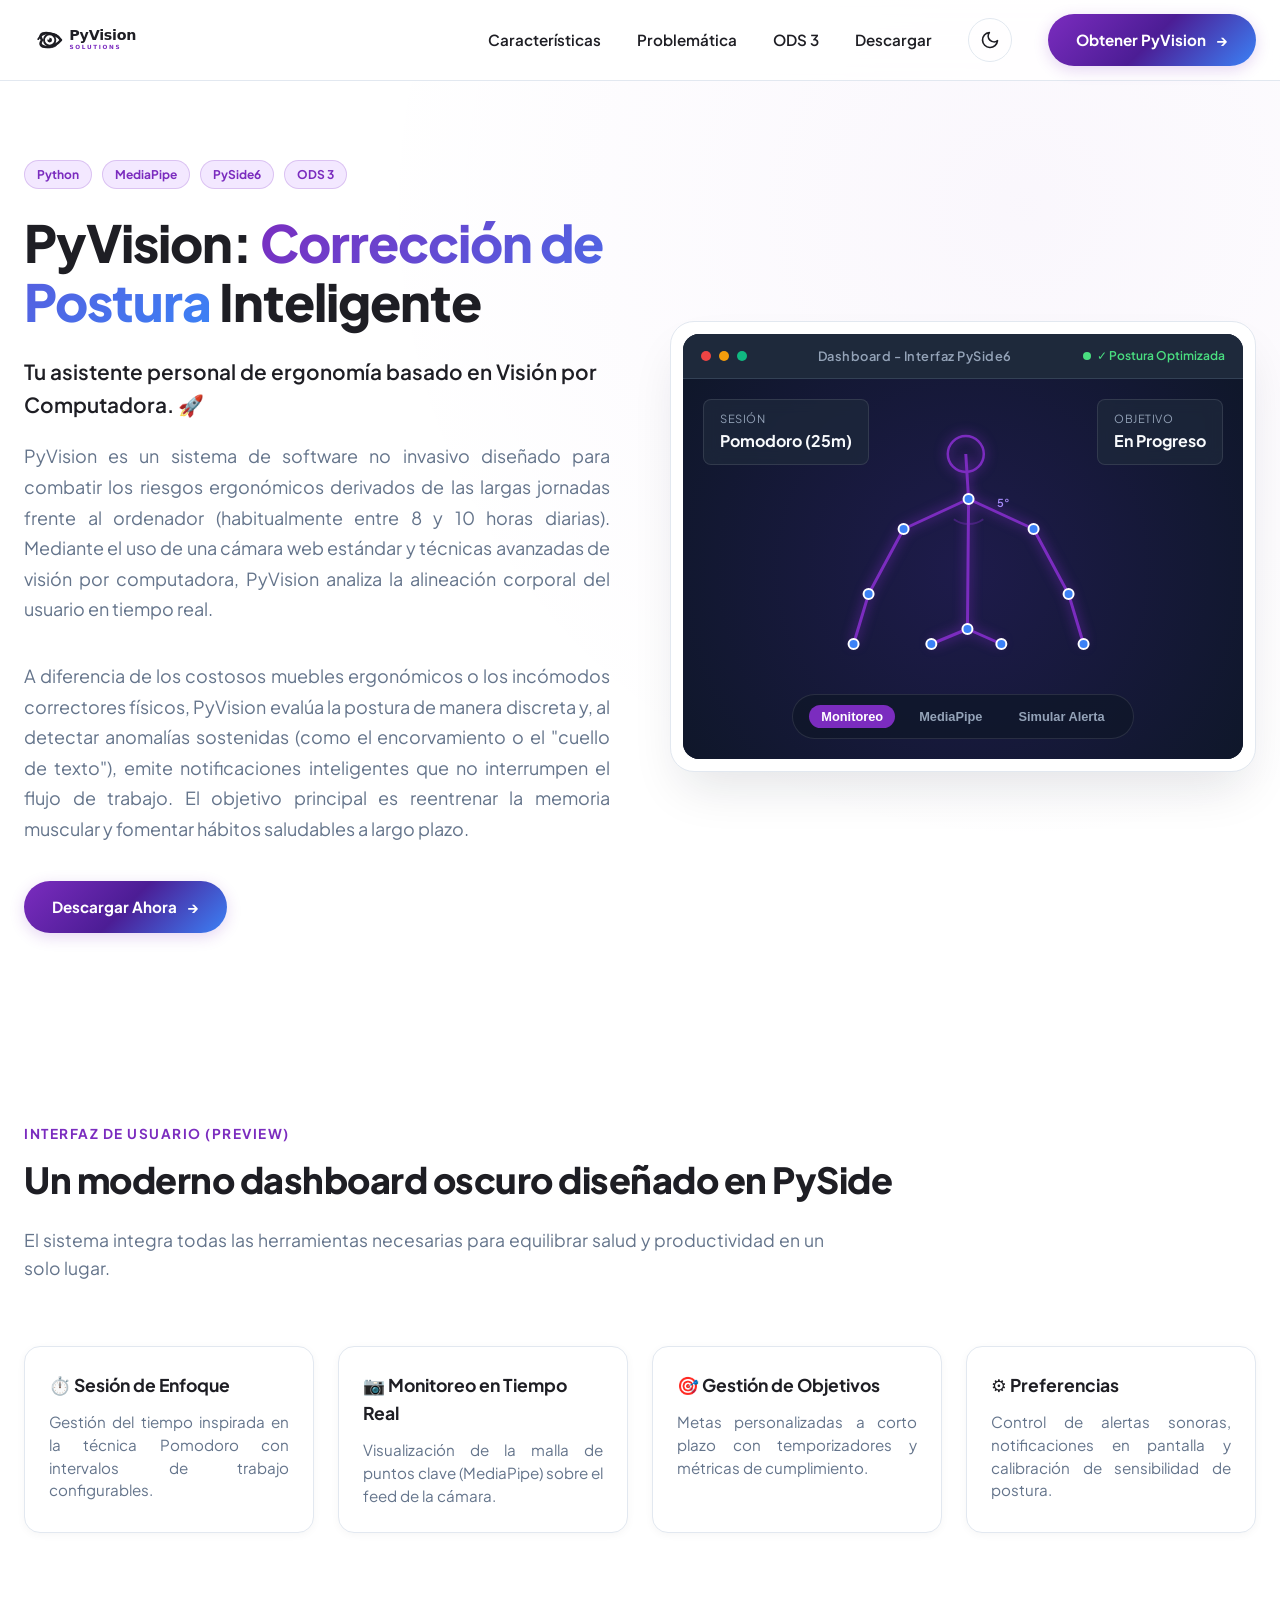
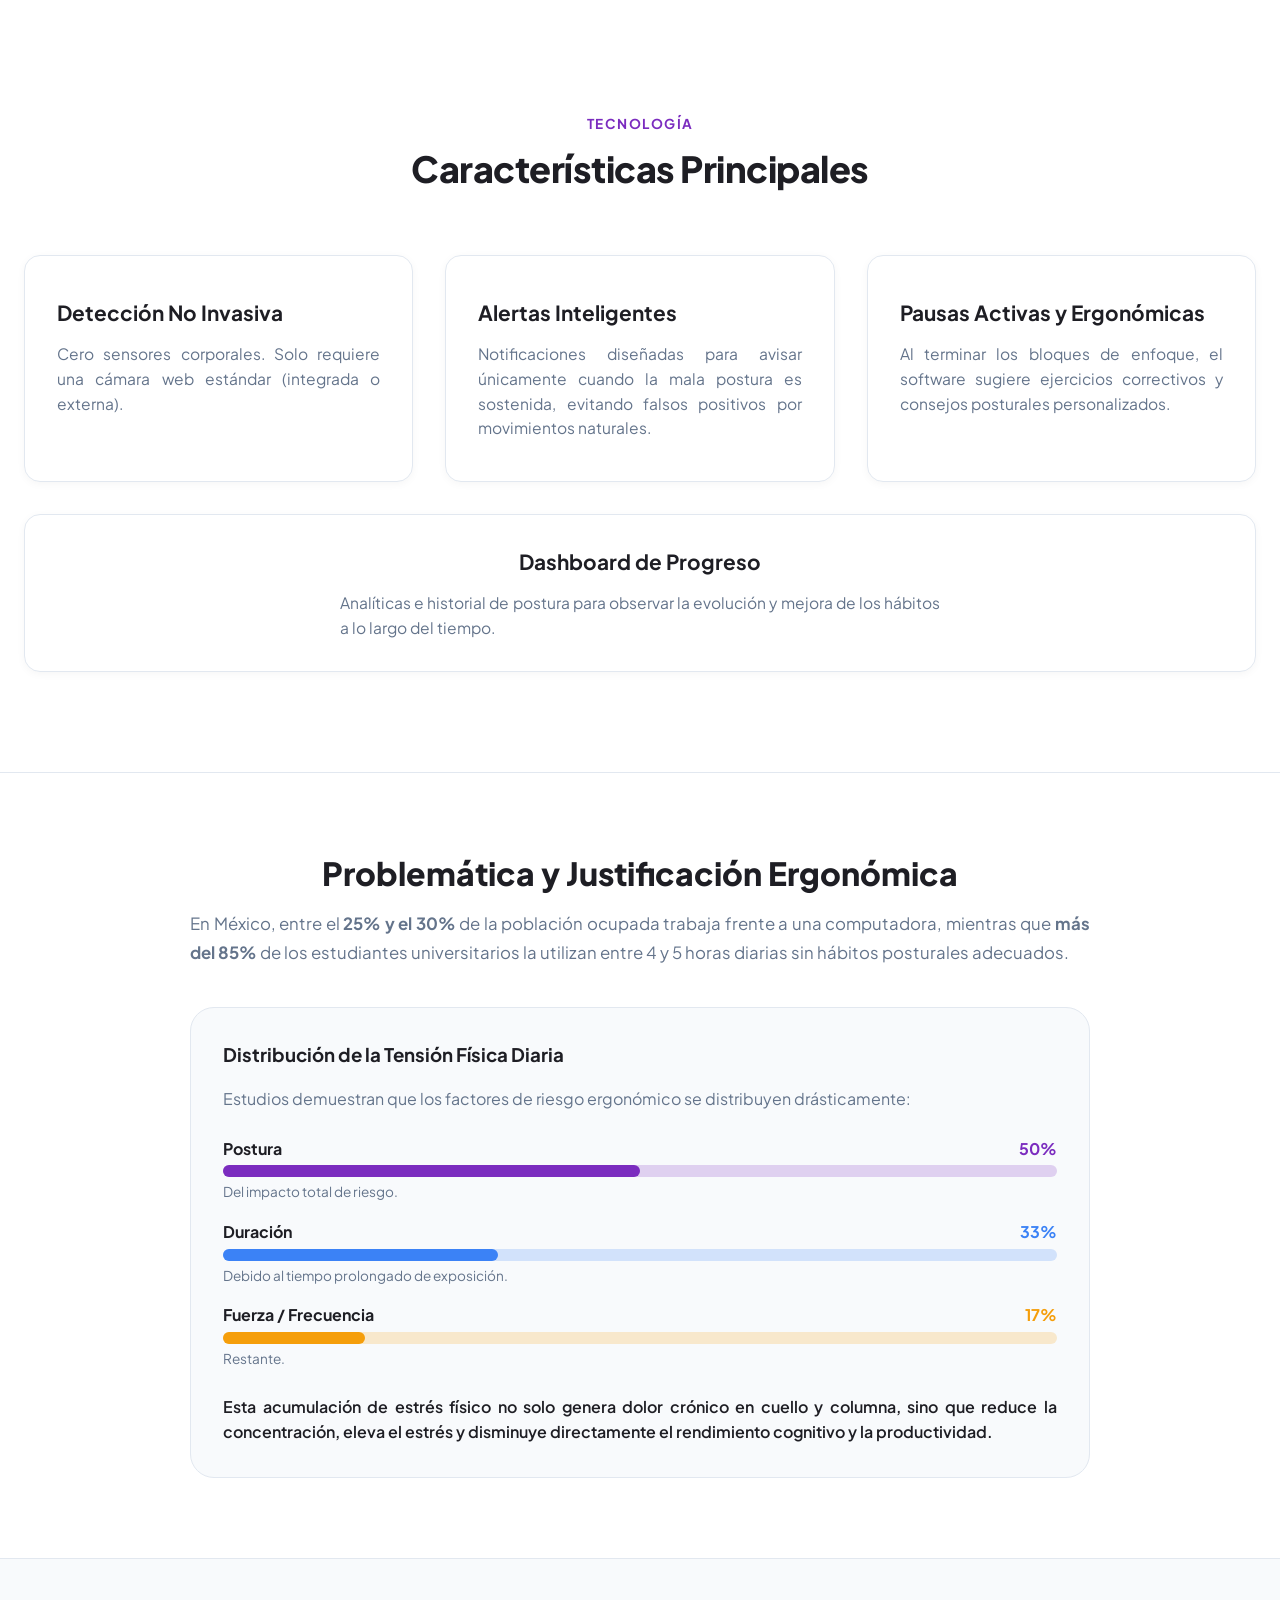
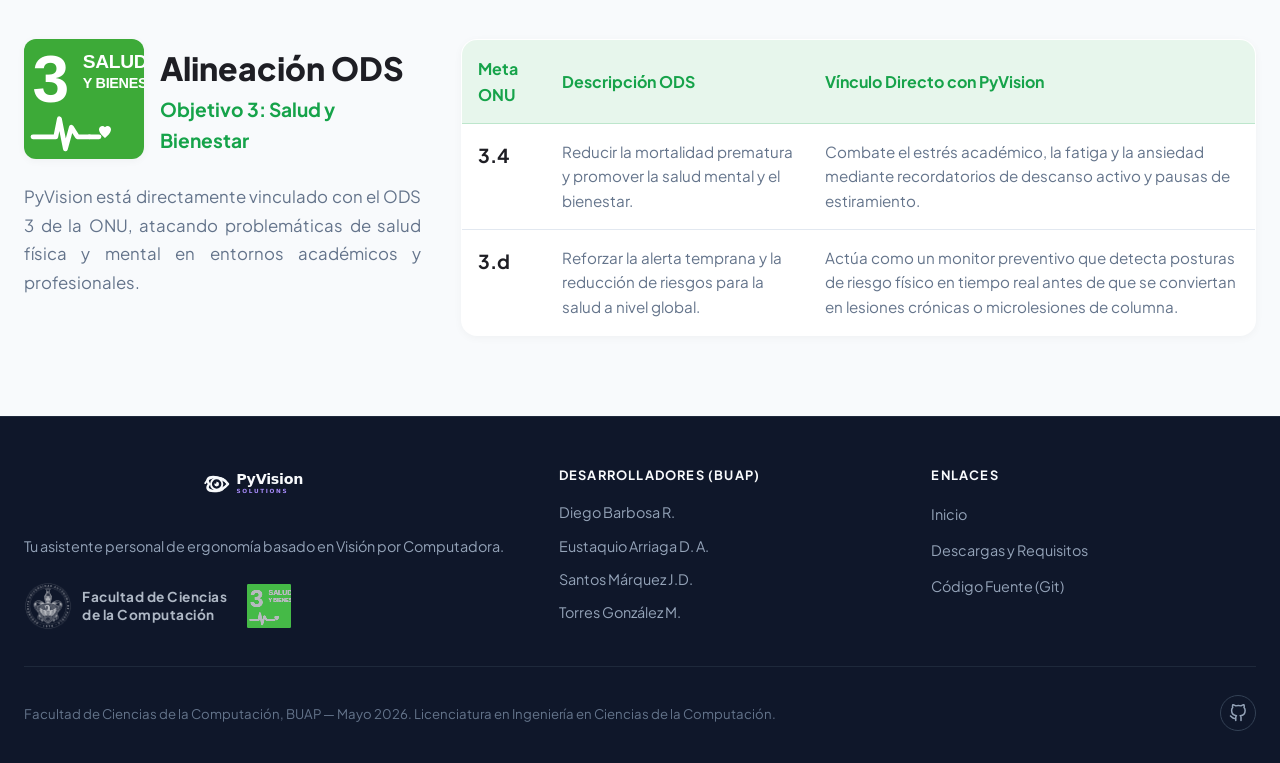
<file: index.html>
<!DOCTYPE html>
<html lang="es">

<head>
  <meta charset="UTF-8" />
  <meta name="viewport" content="width=device-width, initial-scale=1.0" />

  <!-- SEO -->
  <title>PyVision: Corrección de Postura Inteligente</title>
  <meta name="description"
    content="Tu asistente personal de ergonomía basado en Visión por Computadora. Sistema no invasivo para combatir riesgos ergonómicos." />
  <meta name="keywords" content="PyVision, postura, visión artificial, MediaPipe, PySide6, Python, ergonomía, ODS 3" />
  <meta name="author" content="Equipo PyVision BUAP" />

  <!-- Open Graph -->
  <meta property="og:title" content="PyVision: Corrección de Postura Inteligente" />
  <meta property="og:description"
    content="Tu asistente personal de ergonomía basado en Visión por Computadora. Python, MediaPipe, PySide6, ODS 3." />
  <meta property="og:type" content="website" />

  <!-- Favicon -->
  <link rel="icon" type="image/svg+xml" href="assets/logo-pyvision.svg" />

  <!-- Stylesheets -->
  <link rel="stylesheet" href="styles.css" />
</head>

<body>

  <!-- ================================================================
       HEADER / NAVBAR
       ================================================================ -->
  <header class="site-header" id="siteHeader">
    <div class="container nav-container">

      <a href="index.html" class="brand-logo" aria-label="PyVision Solutions - Inicio">
        <img src="assets/logo-pyvision.svg" alt="PyVision Logo" class="logo-light"
          style="height: 38px; width: auto; object-fit: contain;" />
        <img src="assets/logo-pyvision-white.svg" alt="PyVision Logo" class="logo-dark"
          style="height: 38px; width: auto; object-fit: contain;" />
      </a>

      <nav aria-label="Navegación principal">
        <ul class="nav-menu" id="navMenu">
          <li><a href="#features" class="nav-link">Características</a></li>
          <li><a href="#problem" class="nav-link">Problemática</a></li>
          <li><a href="#ods" class="nav-link">ODS 3</a></li>
          <li><a href="download.html" class="nav-link">Descargar</a></li>
          <li>
            <button class="theme-toggle" id="themeToggle" aria-label="Cambiar tema claro/oscuro">
              <svg class="icon-moon" viewBox="0 0 24 24" fill="none" stroke="currentColor" stroke-width="2"
                stroke-linecap="round" stroke-linejoin="round">
                <path d="M21 12.79A9 9 0 1 1 11.21 3 7 7 0 0 0 21 12.79z" />
              </svg>
              <svg class="icon-sun" viewBox="0 0 24 24" fill="none" stroke="currentColor" stroke-width="2"
                stroke-linecap="round" stroke-linejoin="round">
                <circle cx="12" cy="12" r="5" />
                <line x1="12" y1="1" x2="12" y2="3" />
                <line x1="12" y1="21" x2="12" y2="23" />
                <line x1="4.22" y1="4.22" x2="5.64" y2="5.64" />
                <line x1="18.36" y1="18.36" x2="19.78" y2="19.78" />
                <line x1="1" y1="12" x2="3" y2="12" />
                <line x1="21" y1="12" x2="23" y2="12" />
                <line x1="4.22" y1="19.78" x2="5.64" y2="18.36" />
                <line x1="18.36" y1="5.64" x2="19.78" y2="4.22" />
              </svg>
            </button>
          </li>
          <li>
            <a href="download.html" class="btn-pill-primary" id="navCta">
              Obtener PyVision
              <span class="btn-arrow">→</span>
            </a>
          </li>
        </ul>
      </nav>

      <button class="mobile-menu-toggle" id="mobileMenuToggle" aria-label="Abrir menú">
        <svg width="28" height="28" viewBox="0 0 24 24" fill="none" stroke="currentColor" stroke-width="2.5"
          stroke-linecap="round">
          <line x1="3" y1="6" x2="21" y2="6" />
          <line x1="3" y1="12" x2="21" y2="12" />
          <line x1="3" y1="18" x2="21" y2="18" />
        </svg>
      </button>

    </div>
  </header>

  <!-- Mobile Menu Overlay -->
  <div class="mobile-menu-overlay" id="mobileMenuOverlay"></div>

  <!-- Mobile Menu Panel -->
  <nav class="mobile-menu-panel" id="mobileMenuPanel" aria-label="Menú móvil">
    <button class="mobile-menu-close" id="mobileMenuClose" aria-label="Cerrar menú">
      <svg width="24" height="24" viewBox="0 0 24 24" fill="none" stroke="currentColor" stroke-width="2.5"
        stroke-linecap="round">
        <line x1="18" y1="6" x2="6" y2="18" />
        <line x1="6" y1="6" x2="18" y2="18" />
      </svg>
    </button>
    <a href="#features" class="mobile-nav-link">Características</a>
    <a href="#problem" class="mobile-nav-link">Problemática</a>
    <a href="#ods" class="mobile-nav-link">ODS 3</a>
    <a href="download.html" class="mobile-nav-link">Descargar</a>
    <div class="mobile-nav-divider"></div>
    <div class="mobile-theme-toggle-row">
      <span>Cambiar tema</span>
      <button class="theme-toggle" id="mobileThemeToggle" aria-label="Cambiar tema claro/oscuro">
        <svg class="icon-moon" viewBox="0 0 24 24" fill="none" stroke="currentColor" stroke-width="2"
          stroke-linecap="round" stroke-linejoin="round">
          <path d="M21 12.79A9 9 0 1 1 11.21 3 7 7 0 0 0 21 12.79z" />
        </svg>
        <svg class="icon-sun" viewBox="0 0 24 24" fill="none" stroke="currentColor" stroke-width="2"
          stroke-linecap="round" stroke-linejoin="round">
          <circle cx="12" cy="12" r="5" />
          <line x1="12" y1="1" x2="12" y2="3" />
          <line x1="12" y1="21" x2="12" y2="23" />
          <line x1="4.22" y1="4.22" x2="5.64" y2="5.64" />
          <line x1="18.36" y1="18.36" x2="19.78" y2="19.78" />
          <line x1="1" y1="12" x2="3" y2="12" />
          <line x1="21" y1="12" x2="23" y2="12" />
          <line x1="4.22" y1="19.78" x2="5.64" y2="18.36" />
          <line x1="18.36" y1="5.64" x2="19.78" y2="4.22" />
        </svg>
      </button>
    </div>
    <a href="download.html" class="mobile-nav-cta">Obtener PyVision <span class="btn-arrow">→</span></a>
  </nav>

  <main>

    <!-- ================================================================
         SECTION 1: HERO SECTION
         ================================================================ -->
    <section class="hero-section" id="hero">
      <div class="container hero-grid">

        <!-- Left Column -->
        <div class="hero-left">

          <div class="tech-badges-row hero-stagger hero-stagger-1">
            <span class="tech-badge">Python</span>
            <span class="tech-badge">MediaPipe</span>
            <span class="tech-badge">PySide6</span>
            <span class="tech-badge">ODS 3</span>
          </div>

          <h1 class="hero-title hero-stagger hero-stagger-2">
            PyVision: <span class="gradient-text">Corrección de Postura</span> Inteligente
          </h1>

          <h2 class="hero-subtitle hero-stagger hero-stagger-2"
            style="font-size: 1.3rem; margin-bottom: 20px; font-weight: 600; color: var(--text-main);">
            Tu asistente personal de ergonomía basado en Visión por Computadora. 🚀
          </h2>

          <p class="hero-description hero-stagger hero-stagger-3">
            PyVision es un sistema de software no invasivo diseñado para combatir los riesgos ergonómicos derivados de
            las largas jornadas frente al ordenador (habitualmente entre 8 y 10 horas diarias). Mediante el uso de una
            cámara web estándar y técnicas avanzadas de visión por computadora, PyVision analiza la alineación corporal
            del usuario en tiempo real.
          </p>
          <p class="hero-description hero-stagger hero-stagger-3">
            A diferencia de los costosos muebles ergonómicos o los incómodos correctores físicos, PyVision evalúa la
            postura de manera discreta y, al detectar anomalías sostenidas (como el encorvamiento o el "cuello de
            texto"), emite notificaciones inteligentes que no interrumpen el flujo de trabajo. El objetivo principal es
            reentrenar la memoria muscular y fomentar hábitos saludables a largo plazo.
          </p>

          <div class="hero-actions hero-stagger hero-stagger-4">
            <a href="download.html" class="btn-pill-primary">
              Descargar Ahora
              <span class="btn-arrow">→</span>
            </a>
          </div>

        </div>

        <!-- Right Column (Mockup) -->
        <div class="hero-right mockup-fade">
          <div class="mockup-wrapper">
            <div class="mockup-window">
              <div class="window-bar">
                <div class="window-dots">
                  <span class="dot dot-red"></span>
                  <span class="dot dot-yellow"></span>
                  <span class="dot dot-green"></span>
                </div>
                <span class="window-title">Dashboard - Interfaz PySide6</span>
                <div class="window-status">
                  <span class="status-indicator"></span>
                  <span id="postureStatus">✓ Postura Optimizada</span>
                </div>
              </div>

              <div class="window-content">
                <div class="telemetry-overlay">
                  <div class="telemetry-card">
                    <div class="telemetry-label">Sesión</div>
                    <div class="telemetry-value">Pomodoro (25m)</div>
                  </div>
                  <div class="telemetry-card">
                    <div class="telemetry-label">Objetivo</div>
                    <div class="telemetry-value">En Progreso</div>
                  </div>
                </div>

                <canvas id="poseCanvas" class="pose-mesh-canvas"></canvas>

                <div class="mockup-controls">
                  <button class="control-btn active" data-mode="posture">Monitoreo</button>
                  <button class="control-btn" data-mode="mesh">MediaPipe</button>
                  <button class="control-btn" data-mode="alert">Simular Alerta</button>
                </div>
              </div>
            </div>
          </div>
        </div>

      </div>
    </section>

    <!-- ================================================================
         SECTION: INTERFAZ DE USUARIO (PREVIEW)
         ================================================================ -->
    <section class="ui-preview-section" id="interface">
      <div class="container reveal-slide">
        <div class="section-header" style="text-align: left; max-width: 100%;">
          <span class="section-tag">Interfaz de Usuario (Preview)</span>
          <h2 class="section-title" style="margin-bottom: 24px;">Un moderno dashboard oscuro diseñado en PySide</h2>
          <p style="color: var(--text-muted); font-size: 1.1rem; max-width: 800px;">El sistema integra todas las
            herramientas necesarias para equilibrar salud y productividad en un solo lugar.</p>
        </div>

        <div class="ui-features-grid">
          <div class="ui-feature-box">
            <h4>⏱️ Sesión de Enfoque</h4>
            <p>Gestión del tiempo inspirada en la técnica Pomodoro con intervalos de trabajo configurables.</p>
          </div>
          <div class="ui-feature-box">
            <h4>📷 Monitoreo en Tiempo Real</h4>
            <p>Visualización de la malla de puntos clave (MediaPipe) sobre el feed de la cámara.</p>
          </div>
          <div class="ui-feature-box">
            <h4>🎯 Gestión de Objetivos</h4>
            <p>Metas personalizadas a corto plazo con temporizadores y métricas de cumplimiento.</p>
          </div>
          <div class="ui-feature-box">
            <h4>⚙️ Preferencias</h4>
            <p>Control de alertas sonoras, notificaciones en pantalla y calibración de sensibilidad de postura.</p>
          </div>
        </div>
      </div>
    </section>

    <!-- ================================================================
         SECTION: CARACTERÍSTICAS PRINCIPALES
         ================================================================ -->
    <section class="grid-section" id="features">
      <div class="container">
        <div class="section-header">
          <span class="section-tag">Tecnología</span>
          <h2 class="section-title">Características Principales</h2>
        </div>

        <div class="tech-grid">
          <article class="tech-card reveal-card">
            <h3 class="card-title">Detección No Invasiva</h3>
            <p class="card-description">
              Cero sensores corporales. Solo requiere una cámara web estándar (integrada o externa).
            </p>
          </article>

          <article class="tech-card reveal-card">
            <h3 class="card-title">Alertas Inteligentes</h3>
            <p class="card-description">
              Notificaciones diseñadas para avisar únicamente cuando la mala postura es sostenida, evitando falsos
              positivos por movimientos naturales.
            </p>
          </article>

          <article class="tech-card reveal-card">
            <h3 class="card-title">Pausas Activas y Ergonómicas</h3>
            <p class="card-description">
              Al terminar los bloques de enfoque, el software sugiere ejercicios correctivos y consejos posturales
              personalizados.
            </p>
          </article>

          <article class="tech-card reveal-card" style="grid-column: span 3; text-align: center; padding: 30px;">
            <h3 class="card-title">Dashboard de Progreso</h3>
            <p class="card-description" style="max-width: 600px; margin: 0 auto;">
              Analíticas e historial de postura para observar la evolución y mejora de los hábitos a lo largo del
              tiempo.
            </p>
          </article>
        </div>
      </div>
    </section>

    <!-- ================================================================
         SECTION: PROBLEMÁTICA Y JUSTIFICACIÓN
         ================================================================ -->
    <section class="impact-banner-section" id="problem" style="background: var(--bg-card); padding: 80px 0;">
      <div class="container banner-content reveal-slide" style="grid-template-columns: 1fr;">
        <div class="banner-text" style="max-width: 900px; margin: 0 auto; text-align: center;">
          <h2 class="banner-heading">Problemática y Justificación Ergonómica</h2>
          <p class="banner-subtext" style="margin-bottom: 40px;">
            En México, entre el <strong>25% y el 30%</strong> de la población ocupada trabaja frente a una computadora,
            mientras que <strong>más del 85%</strong> de los estudiantes universitarios la utilizan entre 4 y 5 horas
            diarias sin hábitos posturales adecuados.
          </p>

          <div
            style="text-align: left; background: var(--bg-subtle); padding: 32px; border-radius: var(--radius-lg); border: var(--border-subtle);">
            <h3 style="margin-bottom: 16px; color: var(--text-main);">Distribución de la Tensión Física Diaria</h3>
            <p style="color: var(--text-muted); margin-bottom: 24px;">Estudios demuestran que los factores de riesgo
              ergonómico se distribuyen drásticamente:</p>

            <div style="display: flex; flex-direction: column; gap: 16px;">
              <div class="progress-bar-wrap">
                <div style="display: flex; justify-content: space-between; margin-bottom: 4px;">
                  <strong style="color: var(--text-main);">Postura</strong>
                  <span style="color: var(--accent-purple); font-weight: bold;">50%</span>
                </div>
                <div style="width: 100%; background: rgba(123, 44, 191, 0.2); height: 12px; border-radius: 6px;">
                  <div style="width: 50%; background: var(--accent-purple); height: 100%; border-radius: 6px;"></div>
                </div>
                <p style="font-size: 0.85rem; color: var(--text-muted); margin-top: 4px;">Del impacto total de riesgo.
                </p>
              </div>

              <div class="progress-bar-wrap">
                <div style="display: flex; justify-content: space-between; margin-bottom: 4px;">
                  <strong style="color: var(--text-main);">Duración</strong>
                  <span style="color: var(--accent-blue); font-weight: bold;">33%</span>
                </div>
                <div style="width: 100%; background: rgba(59, 130, 246, 0.2); height: 12px; border-radius: 6px;">
                  <div style="width: 33%; background: var(--accent-blue); height: 100%; border-radius: 6px;"></div>
                </div>
                <p style="font-size: 0.85rem; color: var(--text-muted); margin-top: 4px;">Debido al tiempo prolongado de
                  exposición.</p>
              </div>

              <div class="progress-bar-wrap">
                <div style="display: flex; justify-content: space-between; margin-bottom: 4px;">
                  <strong style="color: var(--text-main);">Fuerza / Frecuencia</strong>
                  <span style="color: #F59E0B; font-weight: bold;">17%</span>
                </div>
                <div style="width: 100%; background: rgba(245, 158, 11, 0.2); height: 12px; border-radius: 6px;">
                  <div style="width: 17%; background: #F59E0B; height: 100%; border-radius: 6px;"></div>
                </div>
                <p style="font-size: 0.85rem; color: var(--text-muted); margin-top: 4px;">Restante.</p>
              </div>
            </div>

            <p style="color: var(--text-main); font-weight: 600; margin-top: 24px; line-height: 1.6;">
              Esta acumulación de estrés físico no solo genera dolor crónico en cuello y columna, sino que reduce la
              concentración, eleva el estrés y disminuye directamente el rendimiento cognitivo y la productividad.
            </p>
          </div>
        </div>
      </div>
    </section>

    <!-- ================================================================
         SECTION: ODS 3
         ================================================================ -->
    <section class="ods-section" id="ods" style="padding: 80px 0; background: var(--bg-subtle);">
      <div class="container reveal-slide">
        <div style="display: flex; flex-wrap: wrap; gap: 40px; align-items: flex-start;">
          <div style="flex: 1; min-width: 300px;">
            <div style="display: flex; align-items: center; gap: 16px; margin-bottom: 24px;">
              <img src="assets/ods3-badge.svg" alt="ODS 3"
                style="width: 120px; height: 120px; object-fit: contain; border-radius: 12px; box-shadow: var(--shadow-sm);" />
              <div>
                <h2 style="font-size: 2rem; font-weight: 800; color: var(--text-main);">Alineación ODS</h2>
                <h3 style="font-size: 1.2rem; color: #16A34A; font-weight: 700;">Objetivo 3: Salud y Bienestar</h3>
              </div>
            </div>
            <p style="color: var(--text-muted); font-size: 1.05rem; line-height: 1.7;">
              PyVision está directamente vinculado con el ODS 3 de la ONU, atacando problemáticas de salud física y
              mental en entornos académicos y profesionales.
            </p>
          </div>

          <div style="flex: 2; min-width: 340px;">
            <table class="ods-table">
              <thead>
                <tr>
                  <th>Meta ONU</th>
                  <th>Descripción ODS</th>
                  <th>Vínculo Directo con PyVision</th>
                </tr>
              </thead>
              <tbody>
                <tr>
                  <td data-label="Meta ONU" style="font-weight: bold; color: var(--text-main); font-size: 1.2rem;">3.4
                  </td>
                  <td data-label="Descripción ODS">Reducir la mortalidad prematura y promover la salud mental y el
                    bienestar.</td>
                  <td data-label="Vínculo con PyVision">Combate el estrés académico, la fatiga y la ansiedad mediante
                    recordatorios de descanso activo y pausas de estiramiento.</td>
                </tr>
                <tr>
                  <td data-label="Meta ONU" style="font-weight: bold; color: var(--text-main); font-size: 1.2rem;">3.d
                  </td>
                  <td data-label="Descripción ODS">Reforzar la alerta temprana y la reducción de riesgos para la salud a
                    nivel global.</td>
                  <td data-label="Vínculo con PyVision">Actúa como un monitor preventivo que detecta posturas de riesgo
                    físico en tiempo real antes de que se conviertan en lesiones crónicas o microlesiones de columna.
                  </td>
                </tr>
              </tbody>
            </table>
          </div>
        </div>
      </div>
    </section>

  </main>

  <!-- ================================================================
       FOOTER INSTITUCIONAL
       ================================================================ -->
  <footer class="site-footer" id="footer">
    <div class="container">
      <div class="footer-grid">
        <div class="footer-brand-section">
          <img src="assets/logo-pyvision-white.svg" alt="PyVision Solutions" class="footer-logo"
            style="height: 38px; width: auto; object-fit: contain; margin-bottom: 16px;" />
          <p class="footer-tagline">
            Tu asistente personal de ergonomía basado en Visión por Computadora.
          </p>
          <div class="footer-institutions">
            <div class="footer-inst-item">
              <img src="assets/buap-logo-white.png" alt="BUAP" class="footer-inst-logo"
                style="height: 48px; width: auto; object-fit: contain;" />
              <span class="footer-inst-text"
                style="font-size: 0.85rem; font-weight: 700; letter-spacing: 0.5px;">Facultad de Ciencias<br />de la
                Computación</span>
            </div>
            <img src="assets/ods3-badge.svg" alt="ODS 3 - Salud y Bienestar" class="footer-inst-logo"
              style="height: 44px; width: auto; object-fit: contain;" />
          </div>
        </div>

        <div>
          <div class="footer-col-title">Desarrolladores (BUAP)</div>
          <ul class="footer-links">
            <li class="footer-link" style="cursor: default; pointer-events: none;">Diego Barbosa R.</li>
            <li class="footer-link" style="cursor: default; pointer-events: none;">Eustaquio Arriaga D. A.</li>
            <li class="footer-link" style="cursor: default; pointer-events: none;">Santos Márquez J.D.</li>
            <li class="footer-link" style="cursor: default; pointer-events: none;">Torres González M.</li>
          </ul>
        </div>

        <div>
          <div class="footer-col-title">Enlaces</div>
          <ul class="footer-links">
            <li><a href="index.html" class="footer-link">Inicio</a></li>
            <li><a href="download.html" class="footer-link">Descargas y Requisitos</a></li>
            <li><a href="https://github.com" class="footer-link">Código Fuente (Git)</a></li>
          </ul>
        </div>
      </div>

      <div class="footer-bottom">
        <p class="footer-copy">Facultad de Ciencias de la Computación, BUAP — Mayo 2026. Licenciatura en Ingeniería en
          Ciencias de la Computación.</p>
        <div class="footer-social">
          <a href="#" class="footer-social-link" aria-label="GitHub"><svg width="18" height="18" viewBox="0 0 24 24"
              fill="none" stroke="currentColor" stroke-width="2" stroke-linecap="round" stroke-linejoin="round">
              <path
                d="M9 19c-5 1.5-5-2.5-7-3m14 6v-3.87a3.37 3.37 0 0 0-.94-2.61c3.14-.35 6.44-1.54 6.44-7A5.44 5.44 0 0 0 20 4.77 5.07 5.07 0 0 0 19.91 1S18.73.65 16 2.48a13.38 13.38 0 0 0-7 0C6.27.65 5.09 1 5.09 1A5.07 5.07 0 0 0 5 4.77a5.44 5.44 0 0 0-1.5 3.78c0 5.42 3.3 6.61 6.44 7A3.37 3.37 0 0 0 9 18.13V22" />
            </svg></a>
        </div>
      </div>
    </div>
  </footer>

  <script src="app.js"></script>
</body>

</html>
</file>
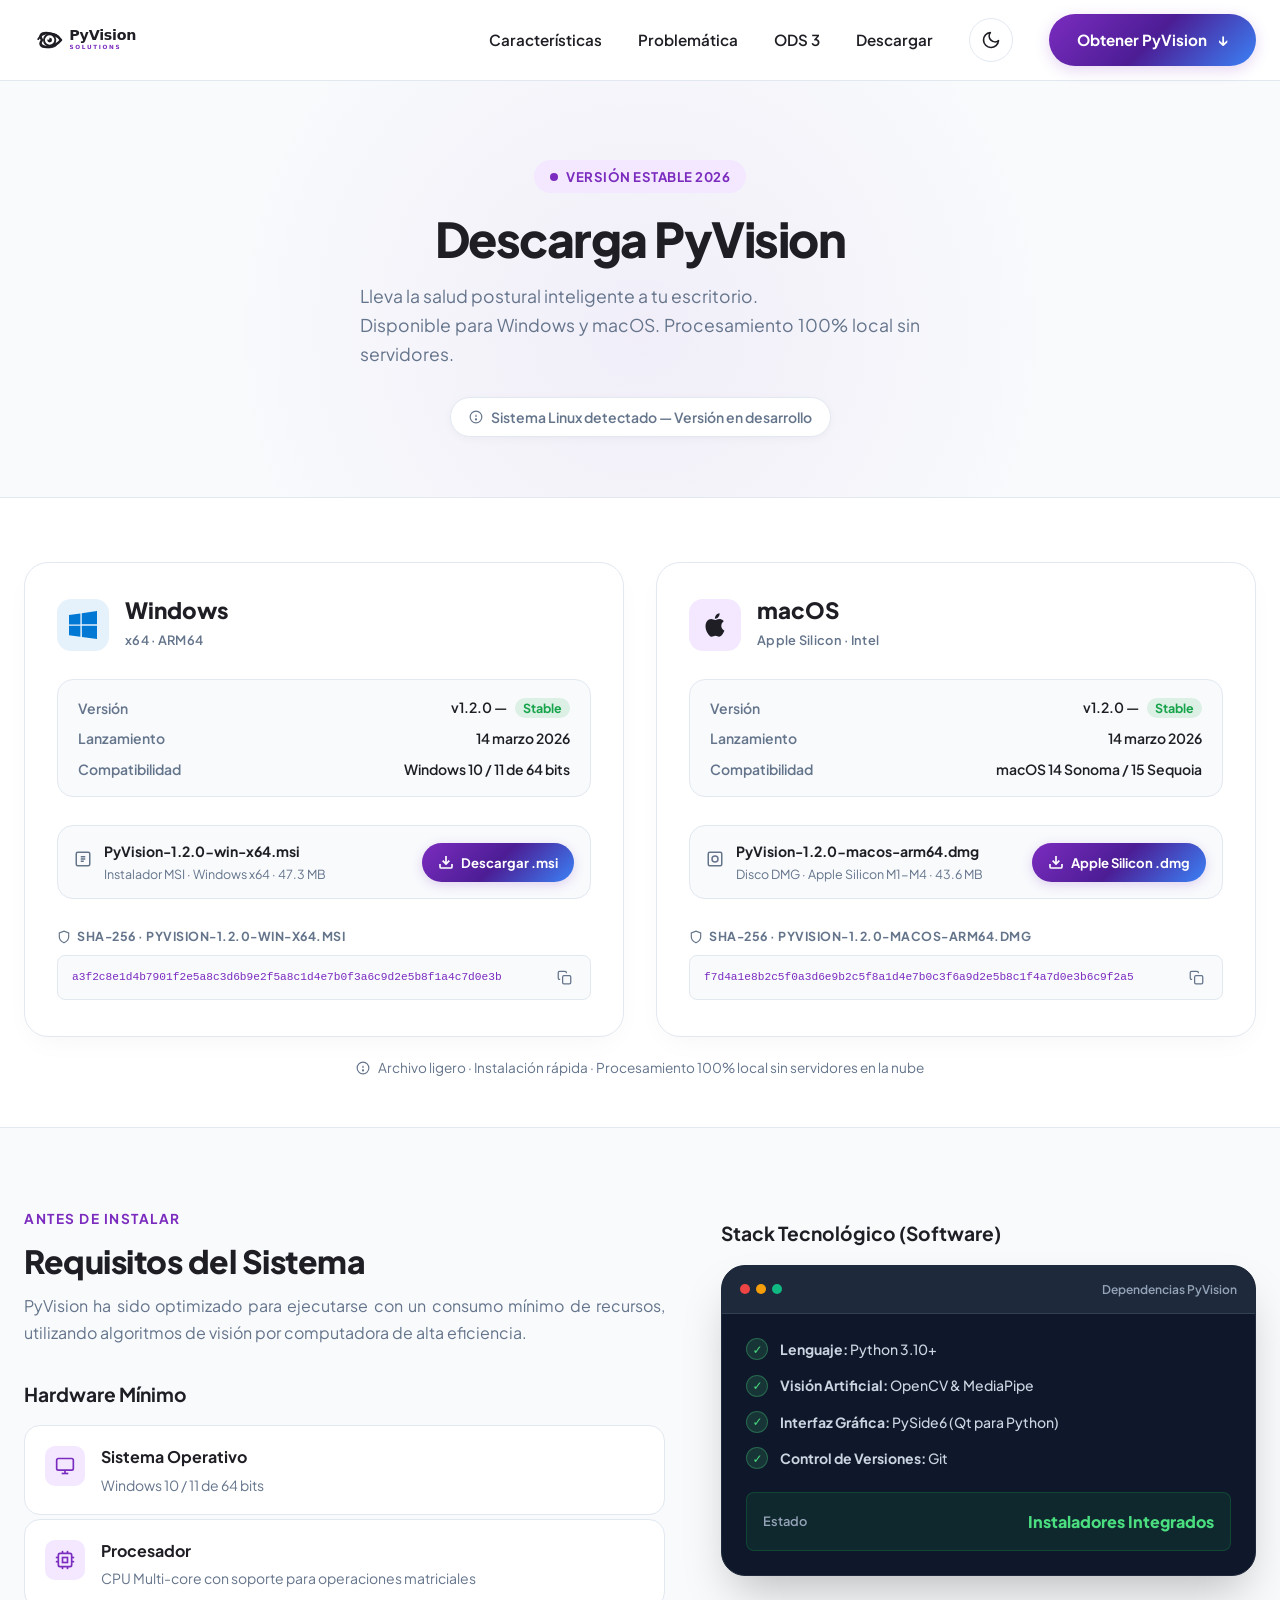
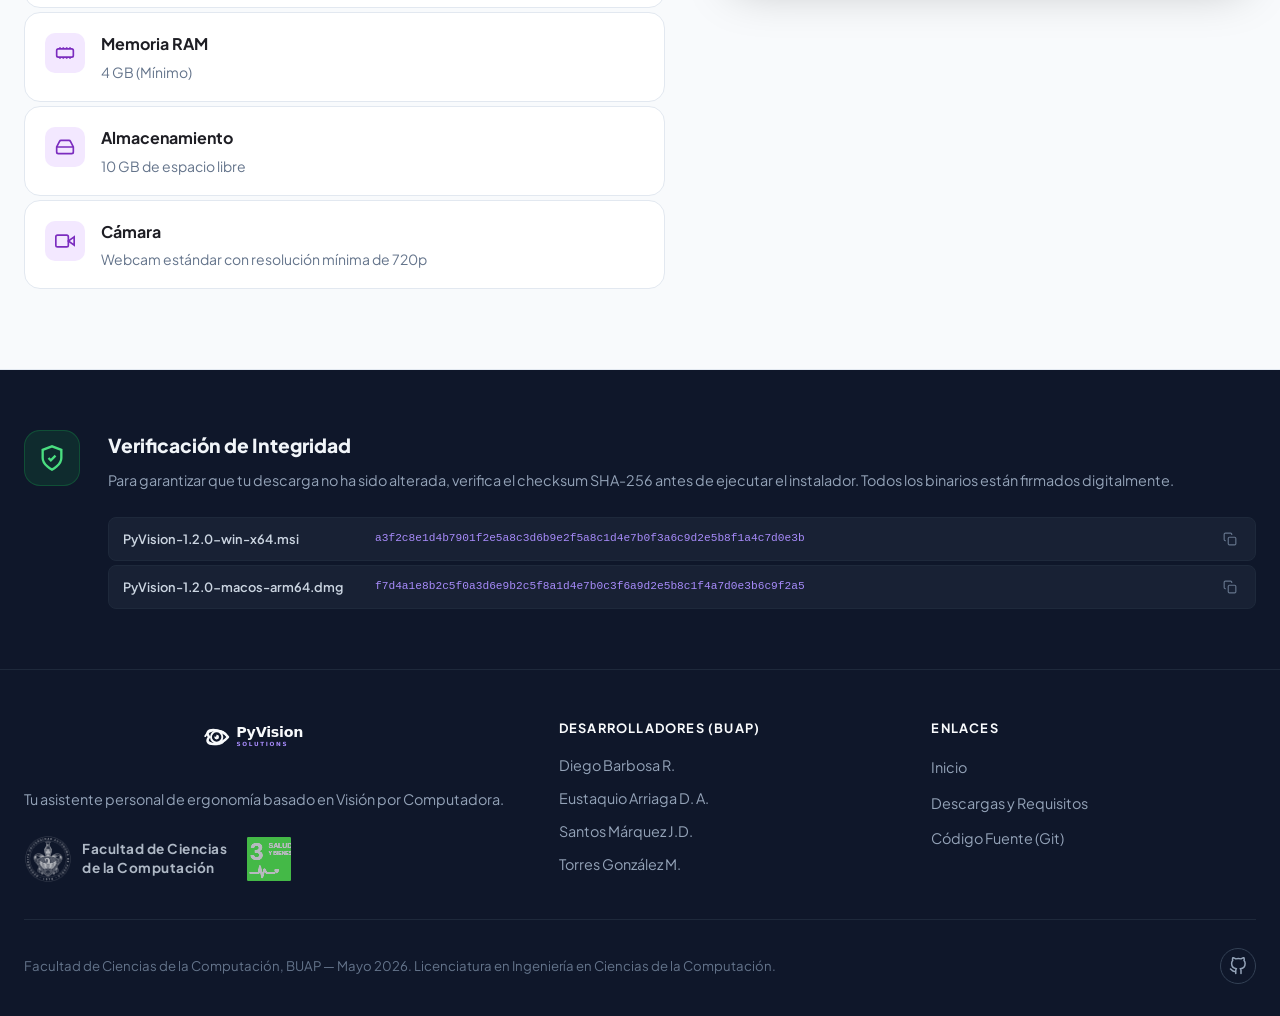
<file: download.html>
<!DOCTYPE html>
<html lang="es">

<head>
  <meta charset="UTF-8" />
  <meta name="viewport" content="width=device-width, initial-scale=1.0" />
  <title>Descargar PyVision — v1.2.0 · Salud Postural con IA</title>
  <meta name="description"
    content="Descarga PyVision v1.2.0 para Windows y macOS. Sistema inteligente de análisis postural con visión artificial. Procesamiento 100% local." />
  <link rel="icon" type="image/svg+xml" href="assets/logo-pyvision.svg" />
  <link rel="stylesheet" href="styles.css" />
  <link rel="stylesheet" href="download.css" />
</head>

<body>

  <!-- ================================================================
       HEADER / NAVBAR
       ================================================================ -->
  <header class="site-header" id="siteHeader">
    <div class="container nav-container">
      <a href="index.html" class="brand-logo" aria-label="PyVision Solutions - Inicio">
        <img src="assets/logo-pyvision.svg" alt="PyVision Solutions" class="logo-light"
          style="height: 38px; width: auto; object-fit: contain;" />
        <img src="assets/logo-pyvision-white.svg" alt="PyVision Solutions" class="logo-dark"
          style="height: 38px; width: auto; object-fit: contain;" />
      </a>
      <nav aria-label="Navegación principal">
        <ul class="nav-menu">
          <li><a href="index.html#features" class="nav-link">Características</a></li>
          <li><a href="index.html#problem" class="nav-link">Problemática</a></li>
          <li><a href="index.html#ods" class="nav-link">ODS 3</a></li>
          <li><a href="download.html" class="nav-link">Descargar</a></li>
          <li>
            <button class="theme-toggle" id="themeToggle" aria-label="Cambiar tema">
              <svg class="icon-moon" viewBox="0 0 24 24" fill="none" stroke="currentColor" stroke-width="2"
                stroke-linecap="round" stroke-linejoin="round">
                <path d="M21 12.79A9 9 0 1 1 11.21 3 7 7 0 0 0 21 12.79z" />
              </svg>
              <svg class="icon-sun" viewBox="0 0 24 24" fill="none" stroke="currentColor" stroke-width="2"
                stroke-linecap="round" stroke-linejoin="round">
                <circle cx="12" cy="12" r="5" />
                <line x1="12" y1="1" x2="12" y2="3" />
                <line x1="12" y1="21" x2="12" y2="23" />
                <line x1="4.22" y1="4.22" x2="5.64" y2="5.64" />
                <line x1="18.36" y1="18.36" x2="19.78" y2="19.78" />
                <line x1="1" y1="12" x2="3" y2="12" />
                <line x1="21" y1="12" x2="23" y2="12" />
                <line x1="4.22" y1="19.78" x2="5.64" y2="18.36" />
                <line x1="18.36" y1="5.64" x2="19.78" y2="4.22" />
              </svg>
            </button>
          </li>
          <li><a href="download.html" class="btn-pill-primary">Obtener PyVision <span class="btn-arrow">↓</span></a>
          </li>
        </ul>
      </nav>
      <button class="mobile-menu-toggle" id="mobileMenuToggle" aria-label="Menú">
        <svg width="28" height="28" viewBox="0 0 24 24" fill="none" stroke="currentColor" stroke-width="2.5"
          stroke-linecap="round">
          <line x1="3" y1="6" x2="21" y2="6" />
          <line x1="3" y1="12" x2="21" y2="12" />
          <line x1="3" y1="18" x2="21" y2="18" />
        </svg>
      </button>
    </div>
  </header>

  <!-- Mobile Menu Overlay -->
  <div class="mobile-menu-overlay" id="mobileMenuOverlay"></div>

  <!-- Mobile Menu Panel -->
  <nav class="mobile-menu-panel" id="mobileMenuPanel" aria-label="Menú móvil">
    <button class="mobile-menu-close" id="mobileMenuClose" aria-label="Cerrar menú">
      <svg width="24" height="24" viewBox="0 0 24 24" fill="none" stroke="currentColor" stroke-width="2.5"
        stroke-linecap="round">
        <line x1="18" y1="6" x2="6" y2="18" />
        <line x1="6" y1="6" x2="18" y2="18" />
      </svg>
    </button>
    <a href="index.html#features" class="mobile-nav-link">Características</a>
    <a href="index.html#problem" class="mobile-nav-link">Problemática</a>
    <a href="index.html#ods" class="mobile-nav-link">ODS 3</a>
    <a href="download.html" class="mobile-nav-link">Descargar</a>
    <div class="mobile-nav-divider"></div>
    <div class="mobile-theme-toggle-row">
      <span>Cambiar tema</span>
      <button class="theme-toggle" id="mobileThemeToggle" aria-label="Cambiar tema claro/oscuro">
        <svg class="icon-moon" viewBox="0 0 24 24" fill="none" stroke="currentColor" stroke-width="2"
          stroke-linecap="round" stroke-linejoin="round">
          <path d="M21 12.79A9 9 0 1 1 11.21 3 7 7 0 0 0 21 12.79z" />
        </svg>
        <svg class="icon-sun" viewBox="0 0 24 24" fill="none" stroke="currentColor" stroke-width="2"
          stroke-linecap="round" stroke-linejoin="round">
          <circle cx="12" cy="12" r="5" />
          <line x1="12" y1="1" x2="12" y2="3" />
          <line x1="12" y1="21" x2="12" y2="23" />
          <line x1="4.22" y1="4.22" x2="5.64" y2="5.64" />
          <line x1="18.36" y1="18.36" x2="19.78" y2="19.78" />
          <line x1="1" y1="12" x2="3" y2="12" />
          <line x1="21" y1="12" x2="23" y2="12" />
          <line x1="4.22" y1="19.78" x2="5.64" y2="18.36" />
          <line x1="18.36" y1="5.64" x2="19.78" y2="4.22" />
        </svg>
      </button>
    </div>
    <a href="download.html" class="mobile-nav-cta">Obtener PyVision <span class="btn-arrow">↓</span></a>
  </nav>

  <main class="dl-main">

    <!-- ================================================================
         HERO BANNER
         ================================================================ -->
    <section class="dl-hero">
      <div class="container dl-hero-inner">
        <div class="dl-hero-badge">
          <span class="badge-dot"></span>
          Versión Estable 2026
        </div>
        <h1 class="dl-hero-title">Descarga <span class="gradient-text">PyVision</span></h1>
        <p class="dl-hero-sub">Lleva la salud postural inteligente a tu escritorio.<br />Disponible para Windows y
          macOS. Procesamiento 100% local sin servidores.</p>

        <div class="os-detect-chip" id="osDetectChip">
          <svg width="16" height="16" viewBox="0 0 24 24" fill="none" stroke="currentColor" stroke-width="2.5">
            <circle cx="12" cy="12" r="10" />
            <line x1="12" y1="8" x2="12" y2="12" />
            <circle cx="12" cy="16" r="1" fill="currentColor" />
          </svg>
          Detectando tu sistema operativo…
        </div>
      </div>
    </section>

    <!-- ================================================================
         DOWNLOAD CARDS GRID
         ================================================================ -->
    <section class="dl-cards-section">
      <div class="container">
        <div class="dl-cards-grid">

          <!-- === WINDOWS CARD === -->
          <div class="dl-card dl-card--windows" id="cardWindows">
            <div class="dl-card-header">
              <div class="dl-os-icon dl-os-icon--windows">
                <svg viewBox="0 0 24 24" fill="currentColor" xmlns="http://www.w3.org/2000/svg">
                  <path
                    d="M0 3.449L9.75 2.1v9.451H0m10.949-9.602L24 0v11.4H10.949M0 12.6h9.75v9.451L0 20.699M10.949 12.6H24V24l-12.9-1.801" />
                </svg>
              </div>
              <div class="dl-os-meta">
                <h2 class="dl-os-name">Windows</h2>
                <span class="dl-os-arch">x64 · ARM64</span>
              </div>
              <div class="dl-recommended-badge" id="winRecommended" style="display:none;">
                <svg width="12" height="12" viewBox="0 0 24 24" fill="currentColor">
                  <path d="M9 12l2 2 4-4m6 2a9 9 0 11-18 0 9 9 0 0118 0z" />
                </svg>
                Tu SO
              </div>
            </div>

            <div class="dl-version-info">
              <div class="dl-version-row">
                <span class="dl-ver-label">Versión</span>
                <span class="dl-ver-value">v1.2.0 — <em>Stable</em></span>
              </div>
              <div class="dl-version-row">
                <span class="dl-ver-label">Lanzamiento</span>
                <span class="dl-ver-value">14 marzo 2026</span>
              </div>
              <div class="dl-version-row">
                <span class="dl-ver-label">Compatibilidad</span>
                <span class="dl-ver-value">Windows 10 / 11 de 64 bits</span>
              </div>
            </div>

            <div class="dl-installers">
              <div class="dl-installer-item">
                <div class="dl-installer-meta">
                  <span class="dl-installer-icon">
                    <svg width="18" height="18" viewBox="0 0 24 24" fill="none" stroke="currentColor" stroke-width="2">
                      <rect x="3" y="3" width="18" height="18" rx="2" />
                      <path d="M9 9h6M9 12h6M9 15h4" />
                    </svg>
                  </span>
                  <div>
                    <div class="dl-installer-name">PyVision-1.2.0-win-x64.msi</div>
                    <div class="dl-installer-sub">Instalador MSI · Windows x64 · 47.3 MB</div>
                  </div>
                </div>
                <a href="#" class="btn-dl btn-dl--primary" data-os="windows" data-arch="x64" data-fmt="msi">
                  <svg width="16" height="16" viewBox="0 0 24 24" fill="none" stroke="currentColor" stroke-width="2.5">
                    <path d="M21 15v4a2 2 0 01-2 2H5a2 2 0 01-2-2v-4" />
                    <polyline points="7 10 12 15 17 10" />
                    <line x1="12" y1="15" x2="12" y2="3" />
                  </svg>
                  Descargar .msi
                </a>
              </div>
            </div>

            <div class="dl-hash-section">
              <div class="dl-hash-label">
                <svg width="14" height="14" viewBox="0 0 24 24" fill="none" stroke="currentColor" stroke-width="2">
                  <path d="M12 22s8-4 8-10V5l-8-3-8 3v7c0 6 8 10 8 10z" />
                </svg>
                SHA-256 · PyVision-1.2.0-win-x64.msi
              </div>
              <div class="dl-hash-row">
                <code class="dl-hash-code"
                  id="winHash">a3f2c8e1d4b7901f2e5a8c3d6b9e2f5a8c1d4e7b0f3a6c9d2e5b8f1a4c7d0e3b</code>
                <button class="dl-hash-copy"
                  data-hash="a3f2c8e1d4b7901f2e5a8c3d6b9e2f5a8c1d4e7b0f3a6c9d2e5b8f1a4c7d0e3b" aria-label="Copiar hash"
                  id="copyWinHash">
                  <svg width="15" height="15" viewBox="0 0 24 24" fill="none" stroke="currentColor" stroke-width="2">
                    <rect x="9" y="9" width="13" height="13" rx="2" />
                    <path d="M5 15H4a2 2 0 01-2-2V4a2 2 0 012-2h9a2 2 0 012 2v1" />
                  </svg>
                </button>
              </div>
            </div>
          </div>

          <!-- === macOS CARD === -->
          <div class="dl-card dl-card--macos" id="cardMacOS">
            <div class="dl-card-header">
              <div class="dl-os-icon dl-os-icon--macos">
                <svg viewBox="0 0 24 24" fill="currentColor" xmlns="http://www.w3.org/2000/svg">
                  <path
                    d="M18.71 19.5c-.83 1.24-1.71 2.45-3.05 2.47-1.34.03-1.77-.79-3.29-.79-1.53 0-2 .77-3.27.82-1.31.05-2.3-1.32-3.14-2.53C4.25 17 2.94 12.45 4.7 9.39c.87-1.52 2.43-2.48 4.12-2.51 1.28-.02 2.5.87 3.29.87.78 0 2.26-1.07 3.8-.91.65.03 2.47.26 3.64 1.98-.09.06-2.17 1.28-2.15 3.81.03 3.02 2.65 4.03 2.68 4.04-.03.07-.42 1.44-1.38 2.83M13 3.5c.73-.83 1.94-1.46 2.94-1.5.13 1.17-.34 2.35-1.04 3.19-.69.85-1.83 1.51-2.95 1.42-.15-1.15.41-2.35 1.05-3.11z" />
                </svg>
              </div>
              <div class="dl-os-meta">
                <h2 class="dl-os-name">macOS</h2>
                <span class="dl-os-arch">Apple Silicon · Intel</span>
              </div>
              <div class="dl-recommended-badge" id="macRecommended" style="display:none;">
                <svg width="12" height="12" viewBox="0 0 24 24" fill="currentColor">
                  <path d="M9 12l2 2 4-4m6 2a9 9 0 11-18 0 9 9 0 0118 0z" />
                </svg>
                Tu SO
              </div>
            </div>

            <div class="dl-version-info">
              <div class="dl-version-row">
                <span class="dl-ver-label">Versión</span>
                <span class="dl-ver-value">v1.2.0 — <em>Stable</em></span>
              </div>
              <div class="dl-version-row">
                <span class="dl-ver-label">Lanzamiento</span>
                <span class="dl-ver-value">14 marzo 2026</span>
              </div>
              <div class="dl-version-row">
                <span class="dl-ver-label">Compatibilidad</span>
                <span class="dl-ver-value">macOS 14 Sonoma / 15 Sequoia</span>
              </div>
            </div>

            <div class="dl-installers">
              <div class="dl-installer-item">
                <div class="dl-installer-meta">
                  <span class="dl-installer-icon">
                    <svg width="18" height="18" viewBox="0 0 24 24" fill="none" stroke="currentColor" stroke-width="2">
                      <rect x="3" y="3" width="18" height="18" rx="2" />
                      <circle cx="12" cy="12" r="4" />
                    </svg>
                  </span>
                  <div>
                    <div class="dl-installer-name">PyVision-1.2.0-macos-arm64.dmg</div>
                    <div class="dl-installer-sub">Disco DMG · Apple Silicon M1-M4 · 43.6 MB</div>
                  </div>
                </div>
                <a href="#" class="btn-dl btn-dl--primary" data-os="macos" data-arch="arm64" data-fmt="dmg">
                  <svg width="16" height="16" viewBox="0 0 24 24" fill="none" stroke="currentColor" stroke-width="2.5">
                    <path d="M21 15v4a2 2 0 01-2 2H5a2 2 0 01-2-2v-4" />
                    <polyline points="7 10 12 15 17 10" />
                    <line x1="12" y1="15" x2="12" y2="3" />
                  </svg>
                  Apple Silicon .dmg
                </a>
              </div>
            </div>

            <div class="dl-hash-section">
              <div class="dl-hash-label">
                <svg width="14" height="14" viewBox="0 0 24 24" fill="none" stroke="currentColor" stroke-width="2">
                  <path d="M12 22s8-4 8-10V5l-8-3-8 3v7c0 6 8 10 8 10z" />
                </svg>
                SHA-256 · PyVision-1.2.0-macos-arm64.dmg
              </div>
              <div class="dl-hash-row">
                <code class="dl-hash-code"
                  id="macHash">f7d4a1e8b2c5f0a3d6e9b2c5f8a1d4e7b0c3f6a9d2e5b8c1f4a7d0e3b6c9f2a5</code>
                <button class="dl-hash-copy"
                  data-hash="f7d4a1e8b2c5f0a3d6e9b2c5f8a1d4e7b0c3f6a9d2e5b8c1f4a7d0e3b6c9f2a5" aria-label="Copiar hash"
                  id="copyMacHash">
                  <svg width="15" height="15" viewBox="0 0 24 24" fill="none" stroke="currentColor" stroke-width="2">
                    <rect x="9" y="9" width="13" height="13" rx="2" />
                    <path d="M5 15H4a2 2 0 01-2-2V4a2 2 0 012-2h9a2 2 0 012 2v1" />
                  </svg>
                </button>
              </div>
            </div>
          </div>

        </div>

        <p class="dl-note">
          <svg width="14" height="14" viewBox="0 0 24 24" fill="none" stroke="currentColor" stroke-width="2">
            <circle cx="12" cy="12" r="10" />
            <line x1="12" y1="8" x2="12" y2="12" />
            <circle cx="12" cy="16" r="1" fill="currentColor" />
          </svg>
          Archivo ligero · Instalación rápida · Procesamiento 100% local sin servidores en la nube
        </p>
      </div>
    </section>

    <!-- ================================================================
         SYSTEM REQUIREMENTS
         ================================================================ -->
    <section class="dl-requirements-section">
      <div class="container">
        <div class="dl-requirements-grid">

          <!-- Left: Hardware Requirements -->
          <div class="dl-req-content">
            <span class="section-tag">Antes de Instalar</span>
            <h2 class="dl-req-title">Requisitos del Sistema</h2>
            <p class="dl-req-sub">PyVision ha sido optimizado para ejecutarse con un consumo mínimo de recursos,
              utilizando algoritmos de visión por computadora de alta eficiencia.</p>

            <h3 style="margin-top: 24px; margin-bottom: 16px; color: var(--text-main); font-size: 1.2rem;">Hardware
              Mínimo</h3>
            <div class="dl-req-table">
              <!-- OS -->
              <div class="dl-req-row">
                <div class="dl-req-icon">
                  <svg width="20" height="20" viewBox="0 0 24 24" fill="none" stroke="currentColor" stroke-width="2">
                    <rect x="2" y="3" width="20" height="14" rx="2" />
                    <line x1="8" y1="21" x2="16" y2="21" />
                    <line x1="12" y1="17" x2="12" y2="21" />
                  </svg>
                </div>
                <div class="dl-req-detail">
                  <div class="dl-req-name">Sistema Operativo</div>
                  <div class="dl-req-spec">Windows 10 / 11 de 64 bits</div>
                </div>
              </div>
              <!-- Processor -->
              <div class="dl-req-row">
                <div class="dl-req-icon">
                  <svg width="20" height="20" viewBox="0 0 24 24" fill="none" stroke="currentColor" stroke-width="2">
                    <rect x="4" y="4" width="16" height="16" rx="2" />
                    <rect x="9" y="9" width="6" height="6" />
                    <line x1="9" y1="1" x2="9" y2="4" />
                    <line x1="15" y1="1" x2="15" y2="4" />
                    <line x1="9" y1="20" x2="9" y2="23" />
                    <line x1="15" y1="20" x2="15" y2="23" />
                    <line x1="20" y1="9" x2="23" y2="9" />
                    <line x1="20" y1="14" x2="23" y2="14" />
                    <line x1="1" y1="9" x2="4" y2="9" />
                    <line x1="1" y1="14" x2="4" y2="14" />
                  </svg>
                </div>
                <div class="dl-req-detail">
                  <div class="dl-req-name">Procesador</div>
                  <div class="dl-req-spec">CPU Multi-core con soporte para operaciones matriciales</div>
                </div>
              </div>
              <!-- RAM -->
              <div class="dl-req-row">
                <div class="dl-req-icon">
                  <svg width="20" height="20" viewBox="0 0 24 24" fill="none" stroke="currentColor" stroke-width="2">
                    <rect x="2" y="7" width="20" height="10" rx="2" />
                    <path d="M6 7V5M10 7V5M14 7V5M18 7V5M6 17v2M10 17v2M14 17v2M18 17v2" />
                  </svg>
                </div>
                <div class="dl-req-detail">
                  <div class="dl-req-name">Memoria RAM</div>
                  <div class="dl-req-spec">4 GB (Mínimo)</div>
                </div>
              </div>
              <!-- Storage -->
              <div class="dl-req-row">
                <div class="dl-req-icon">
                  <svg width="20" height="20" viewBox="0 0 24 24" fill="none" stroke="currentColor" stroke-width="2">
                    <path
                      d="M22 12H2M5.45 5.11L2 12v6a2 2 0 002 2h16a2 2 0 002-2v-6l-3.45-6.89A2 2 0 0016.76 4H7.24a2 2 0 00-1.79 1.11z" />
                    <line x1="6" y1="16" x2="6.01" y2="16" />
                    <line x1="10" y1="16" x2="10.01" y2="16" />
                  </svg>
                </div>
                <div class="dl-req-detail">
                  <div class="dl-req-name">Almacenamiento</div>
                  <div class="dl-req-spec">10 GB de espacio libre</div>
                </div>
              </div>
              <!-- Camera -->
              <div class="dl-req-row">
                <div class="dl-req-icon">
                  <svg width="20" height="20" viewBox="0 0 24 24" fill="none" stroke="currentColor" stroke-width="2">
                    <path d="M23 7l-7 5 7 5V7z" />
                    <rect x="1" y="5" width="15" height="14" rx="2" />
                  </svg>
                </div>
                <div class="dl-req-detail">
                  <div class="dl-req-name">Cámara</div>
                  <div class="dl-req-spec">Webcam estándar con resolución mínima de 720p</div>
                </div>
              </div>
            </div>
          </div>

          <!-- Right: Software Stack Requirements -->
          <div class="dl-req-visual">
            <h3 style="margin-top: 10px; margin-bottom: 16px; color: var(--text-main); font-size: 1.2rem;">Stack
              Tecnológico (Software)</h3>
            <div class="dl-req-card-vis">
              <div class="dl-vis-topbar">
                <div class="window-dots" style="display:flex;gap:6px;">
                  <span class="dot dot-red"></span>
                  <span class="dot dot-yellow"></span>
                  <span class="dot dot-green"></span>
                </div>
                <span style="font-size:0.75rem;color:#94A3B8;font-weight:600;">Dependencias PyVision</span>
              </div>
              <div class="dl-vis-body">
                <div class="dl-vis-check">
                  <span class="dl-vis-check-icon dl-vis-ok">✓</span>
                  <span><strong>Lenguaje:</strong> Python 3.10+</span>
                </div>
                <div class="dl-vis-check">
                  <span class="dl-vis-check-icon dl-vis-ok">✓</span>
                  <span><strong>Visión Artificial:</strong> OpenCV & MediaPipe</span>
                </div>
                <div class="dl-vis-check">
                  <span class="dl-vis-check-icon dl-vis-ok">✓</span>
                  <span><strong>Interfaz Gráfica:</strong> PySide6 (Qt para Python)</span>
                </div>
                <div class="dl-vis-check">
                  <span class="dl-vis-check-icon dl-vis-ok">✓</span>
                  <span><strong>Control de Versiones:</strong> Git</span>
                </div>
                <div class="dl-vis-result">
                  <div class="dl-vis-result-label">Estado</div>
                  <div class="dl-vis-result-value">Instaladores Integrados</div>
                </div>
              </div>
            </div>
          </div>

        </div>
      </div>
    </section>

    <!-- ================================================================
         SECURITY / VERIFICATION SECTION
         ================================================================ -->
    <section class="dl-security-section">
      <div class="container">
        <div class="dl-security-inner">
          <div class="dl-security-icon">
            <svg width="28" height="28" viewBox="0 0 24 24" fill="none" stroke="currentColor" stroke-width="2">
              <path d="M12 22s8-4 8-10V5l-8-3-8 3v7c0 6 8 10 8 10z" />
              <polyline points="9 12 11 14 15 10" />
            </svg>
          </div>
          <div class="dl-security-content">
            <h3 class="dl-security-title">Verificación de Integridad</h3>
            <p class="dl-security-desc">Para garantizar que tu descarga no ha sido alterada, verifica el checksum
              SHA-256 antes de ejecutar el instalador. Todos los binarios están firmados digitalmente.</p>
            <div class="dl-security-all-hashes">
              <div class="dl-hash-table">
                <div class="dl-hash-table-row">
                  <span class="dl-ht-file">PyVision-1.2.0-win-x64.msi</span>
                  <code class="dl-ht-hash">a3f2c8e1d4b7901f2e5a8c3d6b9e2f5a8c1d4e7b0f3a6c9d2e5b8f1a4c7d0e3b</code>
                  <button class="dl-hash-copy"
                    data-hash="a3f2c8e1d4b7901f2e5a8c3d6b9e2f5a8c1d4e7b0f3a6c9d2e5b8f1a4c7d0e3b">
                    <svg width="14" height="14" viewBox="0 0 24 24" fill="none" stroke="currentColor" stroke-width="2">
                      <rect x="9" y="9" width="13" height="13" rx="2" />
                      <path d="M5 15H4a2 2 0 01-2-2V4a2 2 0 012-2h9a2 2 0 012 2v1" />
                    </svg>
                  </button>
                </div>
                <div class="dl-hash-table-row">
                  <span class="dl-ht-file">PyVision-1.2.0-macos-arm64.dmg</span>
                  <code class="dl-ht-hash">f7d4a1e8b2c5f0a3d6e9b2c5f8a1d4e7b0c3f6a9d2e5b8c1f4a7d0e3b6c9f2a5</code>
                  <button class="dl-hash-copy"
                    data-hash="f7d4a1e8b2c5f0a3d6e9b2c5f8a1d4e7b0c3f6a9d2e5b8c1f4a7d0e3b6c9f2a5">
                    <svg width="14" height="14" viewBox="0 0 24 24" fill="none" stroke="currentColor" stroke-width="2">
                      <rect x="9" y="9" width="13" height="13" rx="2" />
                      <path d="M5 15H4a2 2 0 01-2-2V4a2 2 0 012-2h9a2 2 0 012 2v1" />
                    </svg>
                  </button>
                </div>
              </div>
            </div>
          </div>
        </div>
      </div>
    </section>

  </main>

  <!-- ================================================================
       FOOTER INSTITUCIONAL
       ================================================================ -->
  <footer class="site-footer" id="footer">
    <div class="container">
      <div class="footer-grid">
        <div class="footer-brand-section">
          <img src="assets/logo-pyvision-white.svg" alt="PyVision Solutions" class="footer-logo"
            style="height: 38px; width: auto; object-fit: contain; margin-bottom: 16px;" />
          <p class="footer-tagline">
            Tu asistente personal de ergonomía basado en Visión por Computadora.
          </p>
          <div class="footer-institutions">
            <div class="footer-inst-item">
              <img src="assets/buap-logo-white.png" alt="BUAP" class="footer-inst-logo"
                style="height: 48px; width: auto; object-fit: contain;" />
              <span class="footer-inst-text"
                style="font-size: 0.85rem; font-weight: 700; letter-spacing: 0.5px;">Facultad de Ciencias<br />de la
                Computación</span>
            </div>
            <img src="assets/ods3-badge.svg" alt="ODS 3 - Salud y Bienestar" class="footer-inst-logo"
              style="height: 44px; width: auto; object-fit: contain;" />
          </div>
        </div>

        <div>
          <div class="footer-col-title">Desarrolladores (BUAP)</div>
          <ul class="footer-links">
            <li class="footer-link" style="cursor: default; pointer-events: none;">Diego Barbosa R.</li>
            <li class="footer-link" style="cursor: default; pointer-events: none;">Eustaquio Arriaga D. A.</li>
            <li class="footer-link" style="cursor: default; pointer-events: none;">Santos Márquez J.D.</li>
            <li class="footer-link" style="cursor: default; pointer-events: none;">Torres González M.</li>
          </ul>
        </div>

        <div>
          <div class="footer-col-title">Enlaces</div>
          <ul class="footer-links">
            <li><a href="index.html" class="footer-link">Inicio</a></li>
            <li><a href="download.html" class="footer-link">Descargas y Requisitos</a></li>
            <li><a href="https://github.com" class="footer-link">Código Fuente (Git)</a></li>
          </ul>
        </div>
      </div>

      <div class="footer-bottom">
        <p class="footer-copy">Facultad de Ciencias de la Computación, BUAP — Mayo 2026. Licenciatura en Ingeniería en
          Ciencias de la Computación.</p>
        <div class="footer-social">
          <a href="#" class="footer-social-link" aria-label="GitHub"><svg width="18" height="18" viewBox="0 0 24 24"
              fill="none" stroke="currentColor" stroke-width="2" stroke-linecap="round" stroke-linejoin="round">
              <path
                d="M9 19c-5 1.5-5-2.5-7-3m14 6v-3.87a3.37 3.37 0 0 0-.94-2.61c3.14-.35 6.44-1.54 6.44-7A5.44 5.44 0 0 0 20 4.77 5.07 5.07 0 0 0 19.91 1S18.73.65 16 2.48a13.38 13.38 0 0 0-7 0C6.27.65 5.09 1 5.09 1A5.07 5.07 0 0 0 5 4.77a5.44 5.44 0 0 0-1.5 3.78c0 5.42 3.3 6.61 6.44 7A3.37 3.37 0 0 0 9 18.13V22" />
            </svg></a>
        </div>
      </div>
    </div>
  </footer>

  <!-- Toast notification for hash copy -->
  <div class="dl-toast" id="dlToast" aria-live="polite">
    <svg width="16" height="16" viewBox="0 0 24 24" fill="none" stroke="currentColor" stroke-width="2.5">
      <polyline points="20 6 9 17 4 12" />
    </svg>
    Hash copiado al portapapeles
  </div>

  <script src="app.js"></script>
</body>

</html>
</file>
<file: styles.css>
/* ==========================================================================
   PyVision Solutions - SaaS Premium & Clean Tech Design System
   ========================================================================== */

@import url('https://fonts.googleapis.com/css2?family=Plus+Jakarta+Sans:wght@400;500;600;700;800&display=swap');

/* Global Image Safeguard resets to prevent distortion and stretching */
img {
  max-width: 100%;
  height: auto;
  object-fit: contain;
}

/* ==========================================================================
   DESIGN TOKENS - LIGHT MODE (Default)
   ========================================================================== */
:root {
  /* Background */
  --bg-main: #FFFFFF;
  --bg-subtle: #F8FAFC;
  --bg-card: #FFFFFF;
  --bg-dark: #0F172A;

  /* Text */
  --text-main: #1E1E24;
  --text-muted: #64748B;
  --text-light: #F8FAFC;

  /* Accents */
  --accent-purple: #7B2CBF;
  --accent-blue: #3B82F6;
  --accent-green: #16A34A;

  /* Gradients */
  --gradient-primary: linear-gradient(135deg, #7B2CBF 0%, #4C1D95 50%, #3B82F6 100%);
  --gradient-glow: 0 10px 30px -5px rgba(123, 44, 191, 0.35);
  --gradient-text: linear-gradient(135deg, #7B2CBF 0%, #3B82F6 100%);

  /* Borders & Shadows */
  --border-subtle: 1px solid #E2E8F0;
  --border-color: #E2E8F0;
  --border-focus: 1px solid rgba(123, 44, 191, 0.35);
  --shadow-sm: 0 2px 8px rgba(0, 0, 0, 0.04);
  --shadow-card: 0 10px 30px -10px rgba(0, 0, 0, 0.05);
  --shadow-card-hover: 0 20px 40px -15px rgba(123, 44, 191, 0.15);

  /* Navbar */
  --nav-bg: rgba(255, 255, 255, 0.85);
  --nav-border: #E2E8F0;

  /* Mockup */
  --mockup-bg: #FFFFFF;
  --mockup-shadow: 0 25px 50px -12px rgba(15, 23, 42, 0.12);

  /* Badge */
  --badge-bg: #F3E8FF;
  --badge-text: #7B2CBF;

  /* Card Icon */
  --card-icon-bg: #F3E8FF;

  /* Metric Box */
  --metric-bg: #FFFFFF;

  /* Hero Radial */
  --hero-radial: radial-gradient(circle at 80% 20%, rgba(123, 44, 191, 0.04) 0%, transparent 50%);

  /* Spacing & Layout */
  --radius-pill: 9999px;
  --radius-lg: 24px;
  --radius-md: 16px;
  --radius-sm: 8px;
  --max-width: 1280px;

  /* Timing */
  --ease-out-smooth: cubic-bezier(0.16, 1, 0.3, 1);
}

/* ==========================================================================
   DESIGN TOKENS - DARK MODE
   ========================================================================== */
[data-theme="dark"] {
  --bg-main: #0B0F1A;
  --bg-subtle: #111827;
  --bg-card: #1E293B;
  --bg-dark: #030712;

  --text-main: #F1F5F9;
  --text-muted: #94A3B8;
  --text-light: #F8FAFC;

  --accent-purple: #A78BFA;
  --accent-blue: #60A5FA;

  --gradient-primary: linear-gradient(135deg, #A78BFA 0%, #7C3AED 50%, #60A5FA 100%);
  --gradient-glow: 0 10px 30px -5px rgba(167, 139, 250, 0.35);
  --gradient-text: linear-gradient(135deg, #A78BFA 0%, #60A5FA 100%);

  --border-subtle: 1px solid #1E293B;
  --border-color: #1E293B;
  --border-focus: 1px solid rgba(167, 139, 250, 0.4);
  --shadow-sm: 0 2px 8px rgba(0, 0, 0, 0.2);
  --shadow-card: 0 10px 30px -10px rgba(0, 0, 0, 0.3);
  --shadow-card-hover: 0 20px 40px -15px rgba(167, 139, 250, 0.2);

  --nav-bg: rgba(11, 15, 26, 0.88);
  --nav-border: #1E293B;

  --mockup-bg: #1E293B;
  --mockup-shadow: 0 25px 50px -12px rgba(0, 0, 0, 0.4);

  --badge-bg: rgba(167, 139, 250, 0.15);
  --badge-text: #A78BFA;

  --card-icon-bg: rgba(167, 139, 250, 0.12);

  --metric-bg: #1E293B;

  --hero-radial: radial-gradient(circle at 80% 20%, rgba(167, 139, 250, 0.06) 0%, transparent 50%);
}

/* base resets */
*,
*::before,
*::after {
  box-sizing: border-box;
  margin: 0;
  padding: 0;
}

html {
  scroll-behavior: smooth;
  font-family: 'Plus Jakarta Sans', system-ui, -apple-system, sans-serif;
  background-color: var(--bg-main);
  color: var(--text-main);
  line-height: 1.6;
  -webkit-font-smoothing: antialiased;
}

body {
  overflow-x: hidden;
  background-color: var(--bg-main);
  transition: background-color 0.4s var(--ease-out-smooth), color 0.4s var(--ease-out-smooth);
}

p {
  text-align: justify;
  text-justify: inter-word;
}

@media (max-width: 768px) {
  p {
    text-align: left;
  }
}

.container {
  max-width: var(--max-width);
  margin: 0 auto;
  padding: 0 24px;
}

/* theme toggle btuton */
.theme-toggle {
  display: flex;
  align-items: center;
  justify-content: center;
  width: 44px;
  height: 44px;
  background: transparent;
  border: var(--border-subtle);
  border-radius: 50%;
  cursor: pointer;
  color: var(--text-main);
  transition: background 0.3s, border-color 0.3s, transform 0.3s var(--ease-out-smooth);
  position: relative;
  flex-shrink: 0;
}

.theme-toggle:hover {
  background: var(--badge-bg);
  border-color: var(--accent-purple);
  transform: scale(1.05);
}

.theme-toggle svg {
  width: 20px;
  height: 20px;
  transition: opacity 0.3s, transform 0.4s var(--ease-out-smooth);
}

.theme-toggle .icon-sun {
  position: absolute;
  opacity: 0;
  transform: rotate(-90deg) scale(0.7);
}

.theme-toggle .icon-moon {
  opacity: 1;
  transform: rotate(0deg) scale(1);
}

[data-theme="dark"] .theme-toggle .icon-sun {
  opacity: 1;
  transform: rotate(0deg) scale(1);
}

[data-theme="dark"] .theme-toggle .icon-moon {
  opacity: 0;
  transform: rotate(90deg) scale(0.7);
}

/* navbar & header */
.site-header {
  position: fixed;
  top: 0;
  left: 0;
  width: 100%;
  z-index: 1000;
  background: var(--nav-bg);
  backdrop-filter: blur(16px);
  -webkit-backdrop-filter: blur(16px);
  border-bottom: 1px solid var(--nav-border);
  transition: background 0.4s var(--ease-out-smooth), border-color 0.4s var(--ease-out-smooth);
}

.nav-container {
  display: flex;
  align-items: center;
  justify-content: space-between;
  height: 80px;
}

.brand-logo {
  display: flex;
  align-items: center;
  text-decoration: none;
  overflow: hidden;
}

.brand-logo img {
  height: 38px;
  width: auto;
  object-fit: contain;
}

/* lihgt mode logo */
.brand-logo .logo-light {
  display: block;
}

.brand-logo .logo-dark {
  display: none;
}

[data-theme="dark"] .brand-logo .logo-light {
  display: none;
}

[data-theme="dark"] .brand-logo .logo-dark {
  display: block;
}

.nav-menu {
  display: flex;
  align-items: center;
  gap: 36px;
  list-style: none;
}

/* link underline */
.nav-link {
  position: relative;
  color: var(--text-main);
  text-decoration: none;
  font-weight: 600;
  font-size: 0.95rem;
  padding: 8px 0;
  transition: color 0.3s var(--ease-out-smooth);
}

.nav-link::after {
  content: '';
  position: absolute;
  bottom: 0;
  left: 50%;
  width: 0;
  height: 2.5px;
  background: var(--gradient-primary);
  border-radius: 2px;
  transition: width 0.3s var(--ease-out-smooth), left 0.3s var(--ease-out-smooth);
}

.nav-link:hover {
  color: var(--accent-purple);
}

.nav-link:hover::after {
  width: 100%;
  left: 0;
}

/* prmiary pill cta */
.btn-pill-primary {
  display: inline-flex;
  align-items: center;
  justify-content: center;
  gap: 10px;
  background: var(--gradient-primary);
  color: #FFFFFF;
  font-weight: 700;
  font-size: 0.95rem;
  padding: 14px 28px;
  border-radius: var(--radius-pill);
  text-decoration: none;
  border: none;
  cursor: pointer;
  box-shadow: 0 4px 15px rgba(123, 44, 191, 0.2);
  transition: transform 0.3s var(--ease-out-smooth), box-shadow 0.3s var(--ease-out-smooth);
}

.btn-pill-primary:hover {
  transform: scale(1.03);
  box-shadow: var(--gradient-glow);
}

.btn-pill-primary:active {
  transform: scale(0.98);
}

.btn-arrow {
  transition: transform 0.3s var(--ease-out-smooth);
}

.btn-pill-primary:hover .btn-arrow {
  transform: translateX(4px);
}

/* hero sectino */
.hero-section {
  padding: 160px 0 100px;
  position: relative;
  background: var(--hero-radial);
}

.hero-grid {
  display: grid;
  grid-template-columns: 1fr 1fr;
  gap: 60px;
  align-items: center;
}

/* left coulmn */
.hero-badge {
  display: inline-flex;
  align-items: center;
  gap: 8px;
  padding: 6px 16px;
  background: var(--badge-bg);
  color: var(--badge-text);
  border-radius: var(--radius-pill);
  font-size: 0.825rem;
  font-weight: 700;
  letter-spacing: 0.5px;
  text-transform: uppercase;
  margin-bottom: 24px;
}

.badge-dot {
  width: 8px;
  height: 8px;
  background-color: var(--accent-purple);
  border-radius: 50%;
  animation: pulse 2s infinite;
}

@keyframes pulse {
  0% {
    transform: scale(0.95);
    box-shadow: 0 0 0 0 rgba(123, 44, 191, 0.7);
  }

  70% {
    transform: scale(1);
    box-shadow: 0 0 0 8px rgba(123, 44, 191, 0);
  }

  100% {
    transform: scale(0.95);
    box-shadow: 0 0 0 0 rgba(123, 44, 191, 0);
  }
}

.hero-title {
  font-size: 3.2rem;
  font-weight: 800;
  line-height: 1.15;
  letter-spacing: -1px;
  color: var(--text-main);
  margin-bottom: 24px;
}

.hero-title .gradient-text {
  background: var(--gradient-text);
  -webkit-background-clip: text;
  -webkit-text-fill-color: transparent;
}

.hero-description {
  font-size: 1.125rem;
  color: var(--text-muted);
  line-height: 1.7;
  margin-bottom: 36px;
}

.hero-actions {
  display: flex;
  align-items: center;
  gap: 20px;
}

/* right cloumn */
.mockup-wrapper {
  position: relative;
  background: var(--mockup-bg);
  border-radius: var(--radius-lg);
  padding: 12px;
  border: var(--border-subtle);
  box-shadow: var(--mockup-shadow);
  transition: transform 0.4s var(--ease-out-smooth), background 0.4s, border-color 0.4s, box-shadow 0.4s;
  animation: float 6s ease-in-out infinite;
}

.mockup-window {
  background: var(--bg-dark);
  border-radius: var(--radius-md);
  overflow: hidden;
  color: #FFFFFF;
}

.window-bar {
  display: flex;
  align-items: center;
  justify-content: space-between;
  padding: 12px 18px;
  background: #1E293B;
  border-bottom: 1px solid #334155;
}

.window-dots {
  display: flex;
  gap: 8px;
}

.dot {
  width: 10px;
  height: 10px;
  border-radius: 50%;
}

.dot-red {
  background: #EF4444;
}

.dot-yellow {
  background: #F59E0B;
}

.dot-green {
  background: #10B981;
}

.window-title {
  font-size: 0.8rem;
  color: #94A3B8;
  font-weight: 600;
  letter-spacing: 0.5px;
}

.window-status {
  display: flex;
  align-items: center;
  gap: 6px;
  font-size: 0.75rem;
  color: #4ADE80;
  font-weight: 600;
}

.status-indicator {
  width: 8px;
  height: 8px;
  background: #4ADE80;
  border-radius: 50%;
}

/* intearctive cnavas */
.window-content {
  position: relative;
  height: 380px;
  background: radial-gradient(circle at 50% 50%, #1E1B4B 0%, #0F172A 100%);
  display: flex;
  flex-direction: column;
  justify-content: space-between;
  padding: 20px;
  pointer-events: none;
}

.telemetry-overlay {
  display: flex;
  justify-content: space-between;
  gap: 16px;
  position: relative;
  z-index: 10;
  pointer-events: auto;
}

.telemetry-card {
  background: rgba(30, 41, 59, 0.75);
  backdrop-filter: blur(8px);
  border: 1px solid rgba(255, 255, 255, 0.1);
  padding: 10px 16px;
  border-radius: var(--radius-sm);
}

.telemetry-label {
  font-size: 0.7rem;
  color: #94A3B8;
  text-transform: uppercase;
  letter-spacing: 0.5px;
}

.telemetry-value {
  font-size: 1rem;
  font-weight: 700;
  color: #F8FAFC;
}

/* pose mesh svg */
.pose-mesh-canvas {
  position: absolute;
  top: 0;
  left: 0;
  width: 100%;
  height: 100%;
  pointer-events: none;
}

.mockup-controls {
  display: flex;
  align-items: center;
  justify-content: center;
  gap: 12px;
  position: relative;
  z-index: 9999;
  background: rgba(15, 23, 42, 0.8);
  padding: 10px 16px;
  border-radius: var(--radius-pill);
  width: 100%;
  max-width: max-content;
  flex-wrap: wrap;
  margin: 0 auto;
  border: 1px solid rgba(255, 255, 255, 0.1);
  pointer-events: auto;
}

.control-btn {
  background: transparent;
  border: none;
  color: #94A3B8;
  font-weight: 600;
  font-size: 0.8rem;
  padding: 4px 12px;
  border-radius: var(--radius-pill);
  cursor: pointer;
  transition: all 0.2s;
  touch-action: manipulation;
  user-select: none;
  -webkit-user-select: none;
}

.control-btn.active,
.control-btn:hover {
  background: var(--accent-purple);
  color: #FFFFFF;
}

/* hero satgger */
.hero-stagger {
  opacity: 0;
  transform: translateY(25px);
  filter: blur(10px);
  transition: opacity 0.8s var(--ease-out-smooth), transform 0.8s var(--ease-out-smooth), filter 0.8s var(--ease-out-smooth);
}

.hero-stagger.animate {
  opacity: 1;
  transform: translateY(0);
  filter: blur(0);
}

.hero-stagger-1 {
  transition-delay: 0.1s;
}

.hero-stagger-2 {
  transition-delay: 0.25s;
}

.hero-stagger-3 {
  transition-delay: 0.4s;
}

.hero-stagger-4 {
  transition-delay: 0.55s;
}

.mockup-fade {
  opacity: 0;
  transform: scale(0.96);
  transition: opacity 1s var(--ease-out-smooth), transform 1s var(--ease-out-smooth);
  transition-delay: 0.3s;
}

.mockup-fade.animate {
  opacity: 1;
  transform: scale(1);
}

/* cmoopnent 2: */
.grid-section {
  padding: 100px 0;
  background-color: var(--bg-main);
  transition: background-color 0.4s;
}

.section-header {
  text-align: center;
  max-width: 680px;
  margin: 0 auto 64px;
}

.section-tag {
  font-size: 0.85rem;
  font-weight: 700;
  color: var(--accent-purple);
  text-transform: uppercase;
  letter-spacing: 1.5px;
  margin-bottom: 12px;
  display: block;
}

.section-title {
  font-size: 2.25rem;
  font-weight: 800;
  color: var(--text-main);
  letter-spacing: -0.5px;
  line-height: 1.25;
}

.tech-grid {
  display: grid;
  grid-template-columns: repeat(3, 1fr);
  gap: 32px;
}

.tech-card {
  background: var(--bg-card);
  border: var(--border-subtle);
  border-radius: var(--radius-md);
  padding: 40px 32px;
  position: relative;
  transition: transform 0.35s var(--ease-out-smooth), box-shadow 0.35s var(--ease-out-smooth), border-color 0.35s var(--ease-out-smooth), background 0.4s;
  box-shadow: var(--shadow-sm);
  display: flex;
  flex-direction: column;
  min-width: 0;
}

.tech-card:hover {
  transform: translateY(-8px);
  box-shadow: var(--shadow-card-hover);
  border-color: rgba(123, 44, 191, 0.35);
}

.card-icon-box {
  width: 56px;
  height: 56px;
  border-radius: 14px;
  background: var(--card-icon-bg);
  color: var(--accent-purple);
  display: flex;
  align-items: center;
  justify-content: center;
  margin-bottom: 24px;
  font-size: 1.5rem;
  transition: transform 0.3s var(--ease-out-smooth), background 0.3s;
}

.tech-card:hover .card-icon-box {
  transform: scale(1.08) rotate(-3deg);
  background: var(--gradient-primary);
  color: #FFFFFF;
}

.card-title {
  font-size: 1.3rem;
  font-weight: 700;
  color: var(--text-main);
  margin-bottom: 12px;
  word-wrap: break-word;
  hyphens: auto;
}

.card-description {
  font-size: 0.975rem;
  color: var(--text-muted);
  line-height: 1.6;
}

/* scorll reveal */
.reveal-card {
  opacity: 0;
  transform: translateY(30px);
  filter: blur(10px);
  transition: opacity 0.7s var(--ease-out-smooth), transform 0.7s var(--ease-out-smooth), filter 0.7s var(--ease-out-smooth);
}

.reveal-card.is-visible {
  opacity: 1;
  transform: translateY(0);
  filter: blur(0);
}

.reveal-card:nth-child(1) {
  transition-delay: 0.1s;
}

.reveal-card:nth-child(2) {
  transition-delay: 0.25s;
}

.reveal-card:nth-child(3) {
  transition-delay: 0.4s;
}

/* cmoponent 3: */
.impact-banner-section {
  padding: 90px 0;
  background-color: var(--bg-subtle);
  border-top: var(--border-subtle);
  border-bottom: var(--border-subtle);
  position: relative;
  overflow: hidden;
  transition: background-color 0.4s, border-color 0.4s;
}

.banner-content {
  display: grid;
  grid-template-columns: 1.2fr 1fr;
  gap: 48px;
  align-items: center;
}

.banner-heading {
  font-size: 2rem;
  font-weight: 800;
  line-height: 1.3;
  color: var(--text-main);
  margin-bottom: 16px;
}

.banner-subtext {
  font-size: 1.05rem;
  color: var(--text-muted);
  line-height: 1.7;
  margin-bottom: 28px;
}

/* ods 3 inilne */
.ods-inline {
  display: inline-flex;
  align-items: center;
  gap: 12px;
  padding: 10px 20px;
  background: rgba(76, 159, 56, 0.1);
  border: 1px solid rgba(76, 159, 56, 0.25);
  border-radius: var(--radius-md);
  margin-top: 8px;
}

.ods-inline img {
  height: 40px;
  width: auto;
}

.ods-inline-text {
  font-size: 0.85rem;
  font-weight: 600;
  color: #3DAA38;
  line-height: 1.3;
}

[data-theme="dark"] .ods-inline {
  background: rgba(76, 159, 56, 0.08);
  border-color: rgba(76, 159, 56, 0.2);
}

.metrics-container {
  display: grid;
  grid-template-columns: repeat(2, 1fr);
  gap: 24px;
}

.metric-box {
  background: var(--metric-bg);
  border: var(--border-subtle);
  padding: 24px;
  border-radius: var(--radius-md);
  box-shadow: var(--shadow-sm);
  transition: background 0.4s, border-color 0.4s;
}

.metric-number {
  font-size: 2.5rem;
  font-weight: 800;
  background: var(--gradient-text);
  -webkit-background-clip: text;
  -webkit-text-fill-color: transparent;
  line-height: 1;
  margin-bottom: 8px;
}

.metric-label {
  font-size: 0.875rem;
  font-weight: 600;
  color: var(--text-muted);
}

/* bnanre slide reveal */
.reveal-slide {
  opacity: 0;
  transform: translateY(20px);
  transition: opacity 0.8s var(--ease-out-smooth), transform 0.8s var(--ease-out-smooth);
}

.reveal-slide.is-visible {
  opacity: 1;
  transform: translateY(0);
}

/* componnet 4: */
.site-footer {
  background-color: var(--bg-dark);
  color: var(--text-light);
  padding: 48px 0 32px;
  border-top: 1px solid #1E293B;
  transition: background-color 0.4s;
}

[data-theme="dark"] .site-footer {
  background-color: #030712;
  border-top-color: #111827;
}

.footer-grid {
  display: grid;
  grid-template-columns: 1.5fr 1fr 1fr;
  gap: 48px;
  padding-bottom: 36px;
  border-bottom: 1px solid #1E293B;
  margin-bottom: 28px;
}

.footer-brand-section {
  display: flex;
  flex-direction: column;
  gap: 16px;
}

.footer-logo {
  height: 36px;
  width: auto;
  object-fit: contain;
}

.footer-tagline {
  font-size: 0.9rem;
  color: #94A3B8;
  line-height: 1.6;
}

/* isntitutional lgoos */
.footer-institutions {
  display: flex;
  align-items: center;
  gap: 20px;
  margin-top: 8px;
}

.footer-inst-logo {
  height: 36px;
  width: auto;
  object-fit: contain;
  opacity: 0.7;
  filter: brightness(1.5);
  transition: opacity 0.3s;
}

.footer-inst-logo:hover {
  opacity: 1;
}

/* institutioanl logo + */
.footer-inst-item {
  display: flex;
  align-items: center;
  gap: 10px;
}

.footer-inst-text {
  font-family: 'Plus Jakarta Sans', system-ui, sans-serif;
  font-size: 0.78rem;
  font-weight: 700;
  color: #CBD5E1;
  line-height: 1.35;
  letter-spacing: 0.2px;
  opacity: 0.85;
  transition: opacity 0.3s;
}

.footer-inst-item:hover .footer-inst-text {
  opacity: 1;
  color: #F1F5F9;
}

.footer-col-title {
  font-size: 0.8rem;
  font-weight: 700;
  color: #F8FAFC;
  text-transform: uppercase;
  letter-spacing: 1.2px;
  margin-bottom: 16px;
}

.footer-links {
  display: flex;
  flex-direction: column;
  gap: 10px;
  list-style: none;
}

.footer-link {
  color: #94A3B8;
  text-decoration: none;
  font-size: 0.9rem;
  transition: color 0.2s;
}

.footer-link:hover {
  color: #FFFFFF;
}

.footer-bottom {
  display: flex;
  align-items: center;
  justify-content: space-between;
  flex-wrap: wrap;
  gap: 12px;
}

.footer-copy {
  font-size: 0.825rem;
  color: #64748B;
}

.footer-social {
  display: flex;
  gap: 12px;
}

.footer-social-link {
  display: flex;
  align-items: center;
  justify-content: center;
  width: 36px;
  height: 36px;
  border-radius: 50%;
  border: 1px solid #334155;
  color: #94A3B8;
  transition: all 0.2s;
}

.footer-social-link:hover {
  border-color: var(--accent-purple);
  color: #FFFFFF;
  background: rgba(123, 44, 191, 0.2);
}

/* mbolie menu */
.mobile-menu-toggle {
  display: none;
  background: none;
  border: none;
  cursor: pointer;
  padding: 8px;
  border-radius: var(--radius-sm);
  transition: background 0.2s;
  color: var(--text-main);
  z-index: 1010;
}

.mobile-menu-toggle:hover {
  background: var(--badge-bg);
}

/* mobile menu overlay */
.mobile-menu-overlay {
  display: none;
  position: fixed;
  inset: 0;
  background: rgba(0, 0, 0, 0.5);
  backdrop-filter: blur(4px);
  -webkit-backdrop-filter: blur(4px);
  z-index: 999;
  opacity: 0;
  transition: opacity 0.3s var(--ease-out-smooth);
}

.mobile-menu-overlay.active {
  opacity: 1;
}

/* mobile menu panel */
.mobile-menu-panel {
  display: none;
  position: fixed;
  top: 0;
  right: -100%;
  width: 300px;
  max-width: 85vw;
  height: 100vh;
  height: 100dvh;
  background: var(--bg-main);
  border-left: var(--border-subtle);
  z-index: 1000;
  padding: 80px 28px 40px;
  flex-direction: column;
  gap: 8px;
  transition: right 0.35s var(--ease-out-smooth);
  overflow-y: auto;
  box-shadow: -10px 0 40px rgba(0, 0, 0, 0.1);
}

.mobile-menu-panel.active {
  right: 0;
}

.mobile-menu-panel .mobile-nav-link {
  display: block;
  padding: 14px 16px;
  color: var(--text-main);
  text-decoration: none;
  font-weight: 600;
  font-size: 1.05rem;
  border-radius: var(--radius-sm);
  transition: background 0.2s, color 0.2s;
}

.mobile-menu-panel .mobile-nav-link:hover,
.mobile-menu-panel .mobile-nav-link:active {
  background: var(--badge-bg);
  color: var(--accent-purple);
}

.mobile-menu-panel .mobile-nav-divider {
  height: 1px;
  background: var(--border-color);
  margin: 8px 0;
}

.mobile-menu-panel .mobile-nav-cta {
  display: flex;
  align-items: center;
  justify-content: center;
  gap: 10px;
  margin-top: 12px;
  padding: 14px 24px;
  background: var(--gradient-primary);
  color: #fff;
  text-decoration: none;
  font-weight: 700;
  font-size: 1rem;
  border-radius: var(--radius-pill);
  text-align: center;
  box-shadow: 0 4px 15px rgba(123, 44, 191, 0.2);
  transition: transform 0.2s, box-shadow 0.2s;
}

.mobile-menu-panel .mobile-nav-cta:hover {
  transform: scale(1.03);
  box-shadow: var(--gradient-glow);
}

.mobile-menu-panel .mobile-theme-toggle-row {
  display: flex;
  align-items: center;
  justify-content: space-between;
  padding: 14px 16px;
  font-weight: 600;
  color: var(--text-muted);
  font-size: 0.95rem;
}

/* close button inside mobile menu */
.mobile-menu-close {
  position: absolute;
  top: 20px;
  right: 20px;
  background: none;
  border: none;
  cursor: pointer;
  color: var(--text-main);
  padding: 8px;
  border-radius: var(--radius-sm);
  transition: background 0.2s;
  z-index: 1011;
}

.mobile-menu-close:hover {
  background: var(--badge-bg);
}

/* reudcde mtooin support */
@media (prefers-reduced-motion: reduce) {

  *,
  *::before,
  *::after {
    animation-duration: 0.01ms !important;
    animation-iteration-count: 1 !important;
    transition-duration: 0.01ms !important;
  }
}

/* responsvie breakpoints */
@media (max-width: 1024px) {
  .hero-grid {
    grid-template-columns: 1fr;
    gap: 40px;
  }

  .hero-title {
    font-size: 2.6rem;
  }

  .hero-section {
    padding: 140px 0 80px;
  }

  .banner-content {
    grid-template-columns: 1fr;
  }

  .window-content {
    height: 320px;
  }

  .footer-grid {
    grid-template-columns: 1fr 1fr;
  }

  /* ODS section flex layout */
  .ods-section [style*="display: flex"][style*="gap: 40px"] {
    flex-direction: column;
  }
}

@media (max-width: 768px) {

  /* Hide desktop nav, show mobile toggle */
  .nav-menu {
    display: none !important;
  }

  .mobile-menu-toggle {
    display: block !important;
  }

  .mobile-menu-panel {
    display: flex;
  }

  .mobile-menu-overlay {
    display: block;
  }

  .nav-container {
    height: 64px;
  }

  /* Hero */
  .hero-title {
    font-size: 2rem;
  }

  .hero-section {
    padding: 110px 0 60px;
  }

  .hero-description {
    font-size: 1rem;
  }

  .hero-subtitle {
    font-size: 1.1rem !important;
  }

  /* Tech Features Grid */
  .tech-grid {
    grid-template-columns: 1fr;
  }

  /* Override the span 3 inline style on the wide card */
  .tech-card[style*="grid-column: span 3"] {
    grid-column: span 1 !important;
  }

  .grid-section {
    padding: 60px 0;
  }

  .section-title {
    font-size: 1.75rem;
  }

  /* Impact / Problem section */
  .metrics-container {
    grid-template-columns: 1fr;
  }

  .impact-banner-section {
    padding: 60px 0;
  }

  .banner-heading {
    font-size: 1.6rem;
  }

  /* ODS table responsive */
  .ods-table {
    display: block;
    overflow-x: auto;
    -webkit-overflow-scrolling: touch;
  }

  .ods-table thead,
  .ods-table tbody,
  .ods-table tr {
    display: block;
  }

  .ods-table thead {
    display: none;
  }

  .ods-table tr {
    margin-bottom: 16px;
    border: var(--border-subtle);
    border-radius: var(--radius-md);
    overflow: hidden;
  }

  .ods-table td {
    display: block;
    text-align: left;
    padding: 12px 16px;
    border-bottom: var(--border-subtle);
    position: relative;
  }

  .ods-table td::before {
    content: attr(data-label);
    display: block;
    font-weight: 700;
    font-size: 0.78rem;
    color: #16A34A;
    text-transform: uppercase;
    letter-spacing: 0.5px;
    margin-bottom: 4px;
  }

  .ods-table tr:last-child td:last-child {
    border-bottom: none;
  }

  /* UI Preview */
  .ui-preview-section {
    padding: 60px 0;
  }

  .ui-features-grid {
    grid-template-columns: 1fr;
  }

  /* Footer */
  .footer-grid {
    grid-template-columns: 1fr;
    gap: 32px;
  }

  .footer-bottom {
    flex-direction: column;
    align-items: flex-start;
  }

  .footer-institutions {
    flex-wrap: wrap;
    justify-content: flex-start;
  }

  /* Mockup */
  .window-content {
    height: 260px;
  }

  .telemetry-overlay {
    flex-direction: row;
    gap: 8px;
  }

  .telemetry-card {
    padding: 8px 12px;
    flex: 1;
  }

  .telemetry-value {
    font-size: 0.85rem;
  }

  .mockup-wrapper {
    animation: none;
  }

  .window-title {
    display: none;
  }

  /* Progress bars in problem section */
  .progress-bar-wrap {
    width: 100%;
  }
}

/* Small phones */
@media (max-width: 480px) {
  .container {
    padding: 0 16px;
  }

  .hero-title {
    font-size: 1.65rem;
  }

  .hero-section {
    padding: 90px 0 48px;
  }

  .hero-subtitle {
    font-size: 1rem !important;
  }

  .hero-description {
    font-size: 0.925rem;
  }

  .section-title {
    font-size: 1.5rem;
  }

  .banner-heading {
    font-size: 1.4rem;
  }

  .btn-pill-primary {
    padding: 12px 22px;
    font-size: 0.9rem;
  }

  .tech-card {
    padding: 28px 20px;
  }

  .window-content {
    height: 220px;
    padding: 12px;
  }

  .mockup-controls {
    gap: 6px;
    padding: 6px 10px;
  }

  .control-btn {
    font-size: 0.72rem;
    padding: 4px 8px;
  }
}

/* new seciton:s */

/* tech bdgaes */
.tech-badges-row {
  display: flex;
  flex-wrap: wrap;
  gap: 10px;
  margin-bottom: 24px;
}

.tech-badge {
  background: var(--badge-bg);
  color: var(--accent-purple);
  padding: 4px 12px;
  border-radius: var(--radius-pill);
  font-size: 0.75rem;
  font-weight: 700;
  border: 1px solid rgba(123, 44, 191, 0.2);
}

/* ui prveiwe grid */
.ui-preview-section {
  padding: 80px 0;
  background: var(--bg-main);
}

.ui-preview-section .section-header {
  padding-top: 10px;
}

.ui-features-grid {
  display: grid;
  grid-template-columns: repeat(auto-fit, minmax(280px, 1fr));
  gap: 24px;
  margin-top: 40px;
}

.ui-feature-box {
  background: var(--bg-card);
  border: var(--border-subtle);
  padding: 24px;
  border-radius: var(--radius-md);
  box-shadow: var(--shadow-sm);
  transition: transform 0.3s;
}

.ui-feature-box:hover {
  transform: translateY(-5px);
  border-color: rgba(123, 44, 191, 0.3);
}

.ui-feature-box h4 {
  font-size: 1.1rem;
  color: var(--text-main);
  margin-bottom: 12px;
}

.ui-feature-box p {
  font-size: 0.95rem;
  color: var(--text-muted);
  line-height: 1.5;
}

/* ods table */
.ods-table {
  width: 100%;
  border-collapse: collapse;
  background: var(--bg-card);
  border-radius: var(--radius-md);
  overflow: hidden;
  box-shadow: var(--shadow-sm);
  border: var(--border-subtle);
}

.ods-table th {
  background: rgba(22, 163, 74, 0.1);
  color: #16A34A;
  font-weight: 700;
  text-align: left;
  padding: 16px;
  border-bottom: 1px solid rgba(22, 163, 74, 0.2);
}

[data-theme="dark"] .ods-table th {
  background: rgba(22, 163, 74, 0.05);
}

.ods-table td {
  padding: 16px;
  border-bottom: var(--border-subtle);
  color: var(--text-muted);
  font-size: 0.95rem;
  vertical-align: top;
}

.ods-table tr:last-child td {
  border-bottom: none;
}
</file>
<file: download.css>
/* pyvision solutions */

/* dowlnoad page */
:root {
  --dl-win-accent: #0078D4;
  --dl-win-glow: rgba(0, 120, 212, 0.18);
  --dl-mac-accent: #555555;
  --dl-mac-glow: rgba(85, 85, 85, 0.18);
  --dl-green: #16A34A;
  --dl-green-bg: rgba(22, 163, 74, 0.1);
  --dl-changelog-line: #E2E8F0;
}

[data-theme="dark"] {
  --dl-win-glow: rgba(0, 120, 212, 0.12);
  --dl-mac-glow: rgba(180, 180, 180, 0.10);
  --dl-changelog-line: #1E293B;
  --dl-green-bg: rgba(22, 163, 74, 0.08);
}

/* page layout */
.dl-main {
  padding-top: 80px;
  /* offset fxied */
}

/* hero bnaner */
.dl-hero {
  background: var(--bg-subtle);
  border-bottom: var(--border-subtle);
  padding: 80px 0 60px;
  text-align: center;
  position: relative;
  overflow: hidden;
}

.dl-hero::before {
  content: '';
  position: absolute;
  inset: 0;
  background: radial-gradient(circle at 50% 60%, rgba(123, 44, 191, 0.06) 0%, transparent 60%);
  pointer-events: none;
}

.dl-hero-inner {
  position: relative;
  z-index: 1;
}

.dl-hero-badge {
  display: inline-flex;
  align-items: center;
  gap: 8px;
  padding: 6px 16px;
  background: var(--badge-bg);
  color: var(--badge-text);
  border-radius: var(--radius-pill);
  font-size: 0.825rem;
  font-weight: 700;
  letter-spacing: 0.5px;
  text-transform: uppercase;
  margin-bottom: 20px;
}

.dl-hero-title {
  font-size: 3rem;
  font-weight: 800;
  letter-spacing: -1.5px;
  color: var(--text-main);
  line-height: 1.1;
  margin-bottom: 16px;
}

.dl-hero-sub {
  font-size: 1.1rem;
  color: var(--text-muted);
  line-height: 1.65;
  margin-bottom: 28px;
  max-width: 560px;
  margin-left: auto;
  margin-right: auto;
}

.os-detect-chip {
  display: inline-flex;
  align-items: center;
  gap: 8px;
  padding: 8px 18px;
  border: var(--border-subtle);
  border-radius: var(--radius-pill);
  font-size: 0.875rem;
  font-weight: 600;
  color: var(--text-muted);
  background: var(--bg-card);
  box-shadow: var(--shadow-sm);
  transition: all 0.4s var(--ease-out-smooth);
}

.os-detect-chip.detected-windows {
  color: var(--dl-win-accent);
  border-color: rgba(0, 120, 212, 0.3);
  background: rgba(0, 120, 212, 0.06);
}

.os-detect-chip.detected-macos {
  color: var(--accent-purple);
  border-color: rgba(123, 44, 191, 0.3);
  background: rgba(123, 44, 191, 0.06);
}

/* dwonolad crasd */
.dl-cards-section {
  padding: 64px 0 48px;
}

.dl-cards-grid {
  display: grid;
  grid-template-columns: 1fr 1fr;
  gap: 32px;
  margin-bottom: 20px;
}

/* base card */
.dl-card {
  background: var(--bg-card);
  border: var(--border-subtle);
  border-radius: var(--radius-lg);
  padding: 36px 32px;
  display: flex;
  flex-direction: column;
  gap: 28px;
  box-shadow: var(--shadow-card);
  transition: box-shadow 0.35s var(--ease-out-smooth), border-color 0.35s var(--ease-out-smooth), transform 0.35s var(--ease-out-smooth);
  position: relative;
}

.dl-card--windows:hover {
  box-shadow: 0 20px 50px -12px var(--dl-win-glow), var(--shadow-card);
  border-color: rgba(0, 120, 212, 0.3);
  transform: translateY(-4px);
}

.dl-card--macos:hover {
  box-shadow: 0 20px 50px -12px var(--dl-mac-glow), var(--shadow-card);
  border-color: rgba(123, 44, 191, 0.25);
  transform: translateY(-4px);
}

/* recommneded higlhight */
.dl-card.is-recommended {
  border-color: var(--accent-purple);
  box-shadow: 0 0 0 2px var(--accent-purple), var(--shadow-card);
}

/* card header */
.dl-card-header {
  display: flex;
  align-items: center;
  gap: 16px;
}

.dl-os-icon {
  width: 52px;
  height: 52px;
  border-radius: 14px;
  display: flex;
  align-items: center;
  justify-content: center;
  flex-shrink: 0;
}

.dl-os-icon svg {
  width: 28px;
  height: 28px;
}

.dl-os-icon--windows {
  background: rgba(0, 120, 212, 0.1);
  color: var(--dl-win-accent);
}

.dl-os-icon--macos {
  background: var(--card-icon-bg);
  color: var(--text-main);
}

.dl-os-meta {
  flex: 1;
}

.dl-os-name {
  font-size: 1.4rem;
  font-weight: 800;
  color: var(--text-main);
  line-height: 1;
  margin-bottom: 4px;
}

.dl-os-arch {
  font-size: 0.8rem;
  font-weight: 600;
  color: var(--text-muted);
  letter-spacing: 0.3px;
}

.dl-recommended-badge {
  display: flex;
  align-items: center;
  gap: 5px;
  padding: 4px 12px;
  background: rgba(22, 163, 74, 0.12);
  color: var(--dl-green);
  border-radius: var(--radius-pill);
  font-size: 0.78rem;
  font-weight: 700;
  border: 1px solid rgba(22, 163, 74, 0.25);
}

/* vesroin info */
.dl-version-info {
  display: flex;
  flex-direction: column;
  gap: 8px;
  padding: 16px 20px;
  background: var(--bg-subtle);
  border-radius: var(--radius-md);
  border: var(--border-subtle);
}

.dl-version-row {
  display: flex;
  align-items: center;
  justify-content: space-between;
  font-size: 0.875rem;
}

.dl-ver-label {
  font-weight: 600;
  color: var(--text-muted);
}

.dl-ver-value {
  font-weight: 600;
  color: var(--text-main);
}

.dl-ver-value em {
  font-style: normal;
  font-size: 0.78rem;
  padding: 2px 8px;
  background: rgba(22, 163, 74, 0.12);
  color: var(--dl-green);
  border-radius: var(--radius-pill);
  margin-left: 6px;
  font-weight: 700;
}

/* isntalelr ietms */
.dl-installers {
  display: flex;
  flex-direction: column;
  gap: 12px;
}

.dl-installer-item {
  display: flex;
  align-items: center;
  justify-content: space-between;
  gap: 12px;
  padding: 14px 16px;
  background: var(--bg-subtle);
  border: var(--border-subtle);
  border-radius: var(--radius-md);
  transition: border-color 0.2s, background 0.2s;
}

.dl-installer-item:hover {
  border-color: var(--accent-purple);
  background: var(--badge-bg);
}

.dl-installer-meta {
  display: flex;
  align-items: center;
  gap: 12px;
  flex: 1;
  min-width: 0;
}

.dl-installer-icon {
  color: var(--text-muted);
  flex-shrink: 0;
}

.dl-installer-name {
  font-size: 0.875rem;
  font-weight: 700;
  color: var(--text-main);
  white-space: nowrap;
  overflow: hidden;
  text-overflow: ellipsis;
}

.dl-installer-sub {
  font-size: 0.78rem;
  color: var(--text-muted);
  margin-top: 2px;
}

/* download buttons */
.btn-dl {
  display: inline-flex;
  align-items: center;
  gap: 7px;
  padding: 9px 16px;
  border-radius: var(--radius-pill);
  font-weight: 700;
  font-size: 0.82rem;
  text-decoration: none;
  white-space: nowrap;
  transition: all 0.25s var(--ease-out-smooth);
  flex-shrink: 0;
}

.btn-dl--primary {
  background: var(--gradient-primary);
  color: #FFFFFF;
  box-shadow: 0 3px 12px rgba(123, 44, 191, 0.2);
}

.btn-dl--primary:hover {
  transform: scale(1.04);
  box-shadow: var(--gradient-glow);
}

.btn-dl--secondary {
  background: var(--bg-card);
  color: var(--text-main);
  border: var(--border-subtle);
}

.btn-dl--secondary:hover {
  border-color: var(--accent-purple);
  color: var(--accent-purple);
  background: var(--badge-bg);
}

/* hash row */
.dl-hash-section {
  display: flex;
  flex-direction: column;
  gap: 8px;
}

.dl-hash-label {
  display: flex;
  align-items: center;
  gap: 6px;
  font-size: 0.775rem;
  font-weight: 700;
  color: var(--text-muted);
  text-transform: uppercase;
  letter-spacing: 0.5px;
}

.dl-hash-row {
  display: flex;
  align-items: center;
  gap: 10px;
  background: var(--bg-subtle);
  border: var(--border-subtle);
  border-radius: var(--radius-sm);
  padding: 10px 14px;
  overflow: hidden;
  min-width: 0;
}

.dl-hash-code {
  font-family: 'SF Mono', 'Fira Mono', monospace;
  font-size: 0.7rem;
  color: var(--accent-purple);
  flex: 1;
  overflow: hidden;
  text-overflow: ellipsis;
  white-space: nowrap;
  min-width: 0;
}

.dl-hash-copy {
  background: transparent;
  border: none;
  cursor: pointer;
  color: var(--text-muted);
  padding: 4px;
  border-radius: 4px;
  display: flex;
  align-items: center;
  transition: color 0.2s, background 0.2s;
  flex-shrink: 0;
}

.dl-hash-copy:hover {
  color: var(--accent-purple);
  background: var(--badge-bg);
}

.dl-hash-copy.copied {
  color: var(--dl-green);
}

/* page note */
.dl-note {
  display: flex;
  align-items: center;
  justify-content: center;
  gap: 8px;
  font-size: 0.85rem;
  color: var(--text-muted);
  margin-top: 8px;
}

/* sytsem requierments */
.dl-requirements-section {
  padding: 80px 0;
  background: var(--bg-subtle);
  border-top: var(--border-subtle);
  border-bottom: var(--border-subtle);
}

.dl-requirements-grid {
  display: grid;
  grid-template-columns: 1.2fr 1fr;
  gap: 56px;
  align-items: start;
}

.dl-req-title {
  font-size: 2rem;
  font-weight: 800;
  color: var(--text-main);
  letter-spacing: -0.5px;
  line-height: 1.2;
  margin: 12px 0;
}

.dl-req-sub {
  font-size: 1rem;
  color: var(--text-muted);
  line-height: 1.7;
  margin-bottom: 32px;
}

.dl-req-table {
  display: flex;
  flex-direction: column;
  gap: 4px;
}

.dl-req-row {
  display: flex;
  align-items: flex-start;
  gap: 16px;
  padding: 18px 20px;
  background: var(--bg-card);
  border: var(--border-subtle);
  border-radius: var(--radius-md);
  transition: border-color 0.25s, box-shadow 0.25s;
}

.dl-req-row:hover {
  border-color: rgba(123, 44, 191, 0.25);
  box-shadow: 0 4px 16px rgba(123, 44, 191, 0.06);
}

.dl-req-row--optional {
  opacity: 0.85;
}

.dl-req-icon {
  width: 40px;
  height: 40px;
  display: flex;
  align-items: center;
  justify-content: center;
  border-radius: 10px;
  background: var(--card-icon-bg);
  color: var(--accent-purple);
  flex-shrink: 0;
  margin-top: 2px;
}

.dl-req-name {
  font-size: 1rem;
  font-weight: 700;
  color: var(--text-main);
  margin-bottom: 5px;
  display: flex;
  align-items: center;
  gap: 8px;
}

.dl-optional-tag {
  font-size: 0.72rem;
  font-weight: 700;
  padding: 2px 8px;
  background: rgba(100, 116, 139, 0.12);
  color: var(--text-muted);
  border-radius: var(--radius-pill);
  text-transform: uppercase;
  letter-spacing: 0.5px;
}

.dl-req-spec {
  font-size: 0.875rem;
  color: var(--text-muted);
  line-height: 1.5;
}

.dl-req-spec strong {
  color: var(--text-main);
  font-weight: 600;
}

/* reqiurements vsiula */
.dl-req-visual {
  position: sticky;
  top: 100px;
}

.dl-req-card-vis {
  background: var(--bg-dark);
  border-radius: var(--radius-lg);
  overflow: hidden;
  box-shadow: 0 24px 48px -12px rgba(0, 0, 0, 0.25);
  border: 1px solid #1E293B;
}

.dl-vis-topbar {
  display: flex;
  align-items: center;
  justify-content: space-between;
  padding: 14px 18px;
  background: #1E293B;
  border-bottom: 1px solid #334155;
}

.dl-vis-body {
  padding: 24px;
  display: flex;
  flex-direction: column;
  gap: 14px;
}

.dl-vis-check {
  display: flex;
  align-items: center;
  gap: 12px;
  font-size: 0.875rem;
  color: #CBD5E1;
  font-weight: 500;
}

.dl-vis-check-icon {
  width: 22px;
  height: 22px;
  display: flex;
  align-items: center;
  justify-content: center;
  border-radius: 50%;
  font-size: 0.75rem;
  font-weight: 700;
  flex-shrink: 0;
}

.dl-vis-ok {
  background: rgba(74, 222, 128, 0.15);
  color: #4ADE80;
  border: 1px solid rgba(74, 222, 128, 0.3);
}

.dl-vis-result {
  margin-top: 8px;
  padding: 16px;
  background: rgba(22, 163, 74, 0.12);
  border: 1px solid rgba(22, 163, 74, 0.25);
  border-radius: var(--radius-sm);
  display: flex;
  align-items: center;
  justify-content: space-between;
}

.dl-vis-result-label {
  font-size: 0.8rem;
  font-weight: 600;
  color: #94A3B8;
}

.dl-vis-result-value {
  font-size: 1rem;
  font-weight: 800;
  color: #4ADE80;
}

/* changeolg versoni */
.dl-changelog-section {
  padding: 80px 0;
}

.dl-changelog-timeline {
  max-width: 800px;
  margin: 0 auto;
  display: flex;
  flex-direction: column;
  gap: 0;
}

.dl-clog-entry {
  display: flex;
  gap: 24px;
}

.dl-clog-marker {
  display: flex;
  flex-direction: column;
  align-items: center;
  flex-shrink: 0;
  width: 20px;
}

.dl-clog-dot {
  width: 14px;
  height: 14px;
  border-radius: 50%;
  background: var(--accent-purple);
  border: 2px solid var(--bg-main);
  box-shadow: 0 0 0 3px var(--accent-purple);
  flex-shrink: 0;
  margin-top: 6px;
  transition: background 0.3s;
}

.dl-clog-dot--first {
  background: var(--text-muted);
  box-shadow: 0 0 0 3px var(--text-muted);
}

.dl-clog-entry--latest .dl-clog-dot {
  background: var(--dl-green);
  box-shadow: 0 0 0 3px var(--dl-green);
  width: 16px;
  height: 16px;
}

.dl-clog-line {
  flex: 1;
  width: 2px;
  background: var(--dl-changelog-line);
  margin: 6px 0;
}

.dl-clog-body {
  flex: 1;
  padding-bottom: 48px;
}

.dl-clog-header {
  display: flex;
  align-items: center;
  justify-content: space-between;
  margin-bottom: 16px;
}

.dl-clog-version {
  display: flex;
  align-items: center;
  gap: 10px;
  font-size: 1.25rem;
  font-weight: 800;
  color: var(--text-main);
}

.dl-clog-tag {
  font-size: 0.72rem;
  font-weight: 700;
  padding: 3px 10px;
  border-radius: var(--radius-pill);
  text-transform: uppercase;
  letter-spacing: 0.5px;
}

.dl-tag-stable {
  background: rgba(22, 163, 74, 0.12);
  color: var(--dl-green);
  border: 1px solid rgba(22, 163, 74, 0.25);
}

.dl-tag-patch {
  background: rgba(100, 116, 139, 0.12);
  color: var(--text-muted);
  border: 1px solid var(--border-color);
}

.dl-tag-feature {
  background: rgba(123, 44, 191, 0.1);
  color: var(--accent-purple);
  border: 1px solid rgba(123, 44, 191, 0.2);
}

.dl-tag-release {
  background: rgba(59, 130, 246, 0.1);
  color: var(--accent-blue);
  border: 1px solid rgba(59, 130, 246, 0.25);
}

.dl-clog-date {
  font-size: 0.875rem;
  color: var(--text-muted);
  font-weight: 600;
}

.dl-clog-list {
  list-style: none;
  display: flex;
  flex-direction: column;
  gap: 7px;
  background: var(--bg-card);
  border: var(--border-subtle);
  border-radius: var(--radius-md);
  padding: 20px 24px;
}

.dl-clog-list li {
  font-size: 0.9rem;
  color: var(--text-main);
  padding-left: 24px;
  position: relative;
  line-height: 1.5;
}

.dl-clog-list li::before {
  content: '';
  position: absolute;
  left: 6px;
  top: 7px;
  width: 8px;
  height: 8px;
  border-radius: 50%;
  flex-shrink: 0;
}

.dl-clog-added::before {
  background: var(--dl-green);
}

.dl-clog-improved::before {
  background: var(--accent-blue);
}

.dl-clog-fixed::before {
  background: #F59E0B;
}

/* security section */
.dl-security-section {
  padding: 60px 0;
  background: var(--bg-dark);
}

.dl-security-inner {
  display: flex;
  gap: 28px;
  align-items: flex-start;
}

.dl-security-icon {
  width: 56px;
  height: 56px;
  background: rgba(22, 163, 74, 0.15);
  border: 1px solid rgba(22, 163, 74, 0.3);
  border-radius: var(--radius-md);
  display: flex;
  align-items: center;
  justify-content: center;
  color: #4ADE80;
  flex-shrink: 0;
}

.dl-security-content {
  flex: 1;
}

.dl-security-title {
  font-size: 1.2rem;
  font-weight: 800;
  color: #F1F5F9;
  margin-bottom: 8px;
}

.dl-security-desc {
  font-size: 0.9rem;
  color: #94A3B8;
  line-height: 1.65;
  margin-bottom: 24px;
}

.dl-security-desc strong {
  color: #F1F5F9;
}

.dl-hash-table {
  display: flex;
  flex-direction: column;
  gap: 4px;
}

.dl-hash-table-row {
  display: grid;
  grid-template-columns: 240px 1fr auto;
  align-items: center;
  gap: 12px;
  padding: 10px 14px;
  background: rgba(30, 41, 59, 0.6);
  border: 1px solid #1E293B;
  border-radius: var(--radius-sm);
  min-width: 0;
}

.dl-ht-file {
  font-size: 0.8rem;
  font-weight: 600;
  color: #CBD5E1;
  white-space: nowrap;
  overflow: hidden;
  text-overflow: ellipsis;
}

.dl-ht-hash {
  font-family: 'SF Mono', 'Fira Mono', monospace;
  font-size: 0.7rem;
  color: #A78BFA;
  white-space: nowrap;
  overflow: hidden;
  text-overflow: ellipsis;
  min-width: 0;
}

/* toast notificatoin */
.dl-toast {
  position: fixed;
  bottom: 32px;
  left: 50%;
  transform: translateX(-50%) translateY(12px);
  background: #1E293B;
  color: #4ADE80;
  border: 1px solid rgba(74, 222, 128, 0.25);
  padding: 12px 24px;
  border-radius: var(--radius-pill);
  font-size: 0.875rem;
  font-weight: 600;
  display: flex;
  align-items: center;
  gap: 8px;
  opacity: 0;
  pointer-events: none;
  z-index: 9999;
  transition: opacity 0.3s var(--ease-out-smooth), transform 0.3s var(--ease-out-smooth);
  box-shadow: 0 8px 24px rgba(0, 0, 0, 0.35);
}

.dl-toast.show {
  opacity: 1;
  transform: translateX(-50%) translateY(0);
}

/* responsiev */
@media (max-width: 1024px) {
  .dl-cards-grid {
    grid-template-columns: 1fr;
    max-width: 640px;
    margin: 0 auto 20px;
  }

  .dl-requirements-grid {
    grid-template-columns: 1fr;
  }

  .dl-req-visual {
    position: static;
  }

  .dl-hash-table-row {
    grid-template-columns: 1fr auto;
  }

  .dl-ht-file {
    display: none;
  }
}

@media (max-width: 768px) {
  .dl-hero-title {
    font-size: 2.2rem;
  }

  .dl-hero {
    padding: 56px 0 40px;
  }

  .dl-hero-sub {
    font-size: 1rem;
  }

  .dl-installer-item {
    flex-direction: column;
    align-items: flex-start;
    gap: 10px;
  }

  .btn-dl {
    width: 100%;
    justify-content: center;
  }

  .dl-security-inner {
    flex-direction: column;
  }

  .dl-security-section {
    padding: 40px 0;
  }

  .dl-clog-header {
    flex-direction: column;
    align-items: flex-start;
    gap: 8px;
  }

  .dl-cards-section {
    padding: 40px 0 32px;
  }

  .dl-requirements-section {
    padding: 56px 0;
  }

  .dl-card {
    padding: 28px 22px;
    gap: 22px;
  }

  .dl-req-title {
    font-size: 1.6rem;
  }

  .os-detect-chip {
    font-size: 0.78rem;
    padding: 6px 14px;
  }

  .dl-hash-table-row {
    grid-template-columns: 1fr auto;
    gap: 8px;
    padding: 8px 10px;
  }

  .dl-ht-file {
    display: none;
  }

  .dl-ht-hash {
    font-size: 0.6rem;
  }
}

@media (max-width: 480px) {
  .dl-hero-title {
    font-size: 1.75rem;
  }

  .dl-hero {
    padding: 44px 0 32px;
  }

  .dl-hero-sub {
    font-size: 0.9rem;
  }

  .dl-card {
    padding: 22px 16px;
    gap: 18px;
  }

  .dl-os-name {
    font-size: 1.2rem;
  }

  .dl-version-info {
    padding: 12px 14px;
  }

  .dl-version-row {
    font-size: 0.8rem;
    flex-wrap: wrap;
    gap: 4px;
  }

  .dl-installer-name {
    white-space: normal;
    font-size: 0.8rem;
  }

  .dl-installer-sub {
    font-size: 0.72rem;
  }

  .dl-hash-code {
    font-size: 0.6rem;
  }

  .dl-req-title {
    font-size: 1.4rem;
  }

  .dl-req-row {
    padding: 14px;
    gap: 12px;
  }
}
</file>
